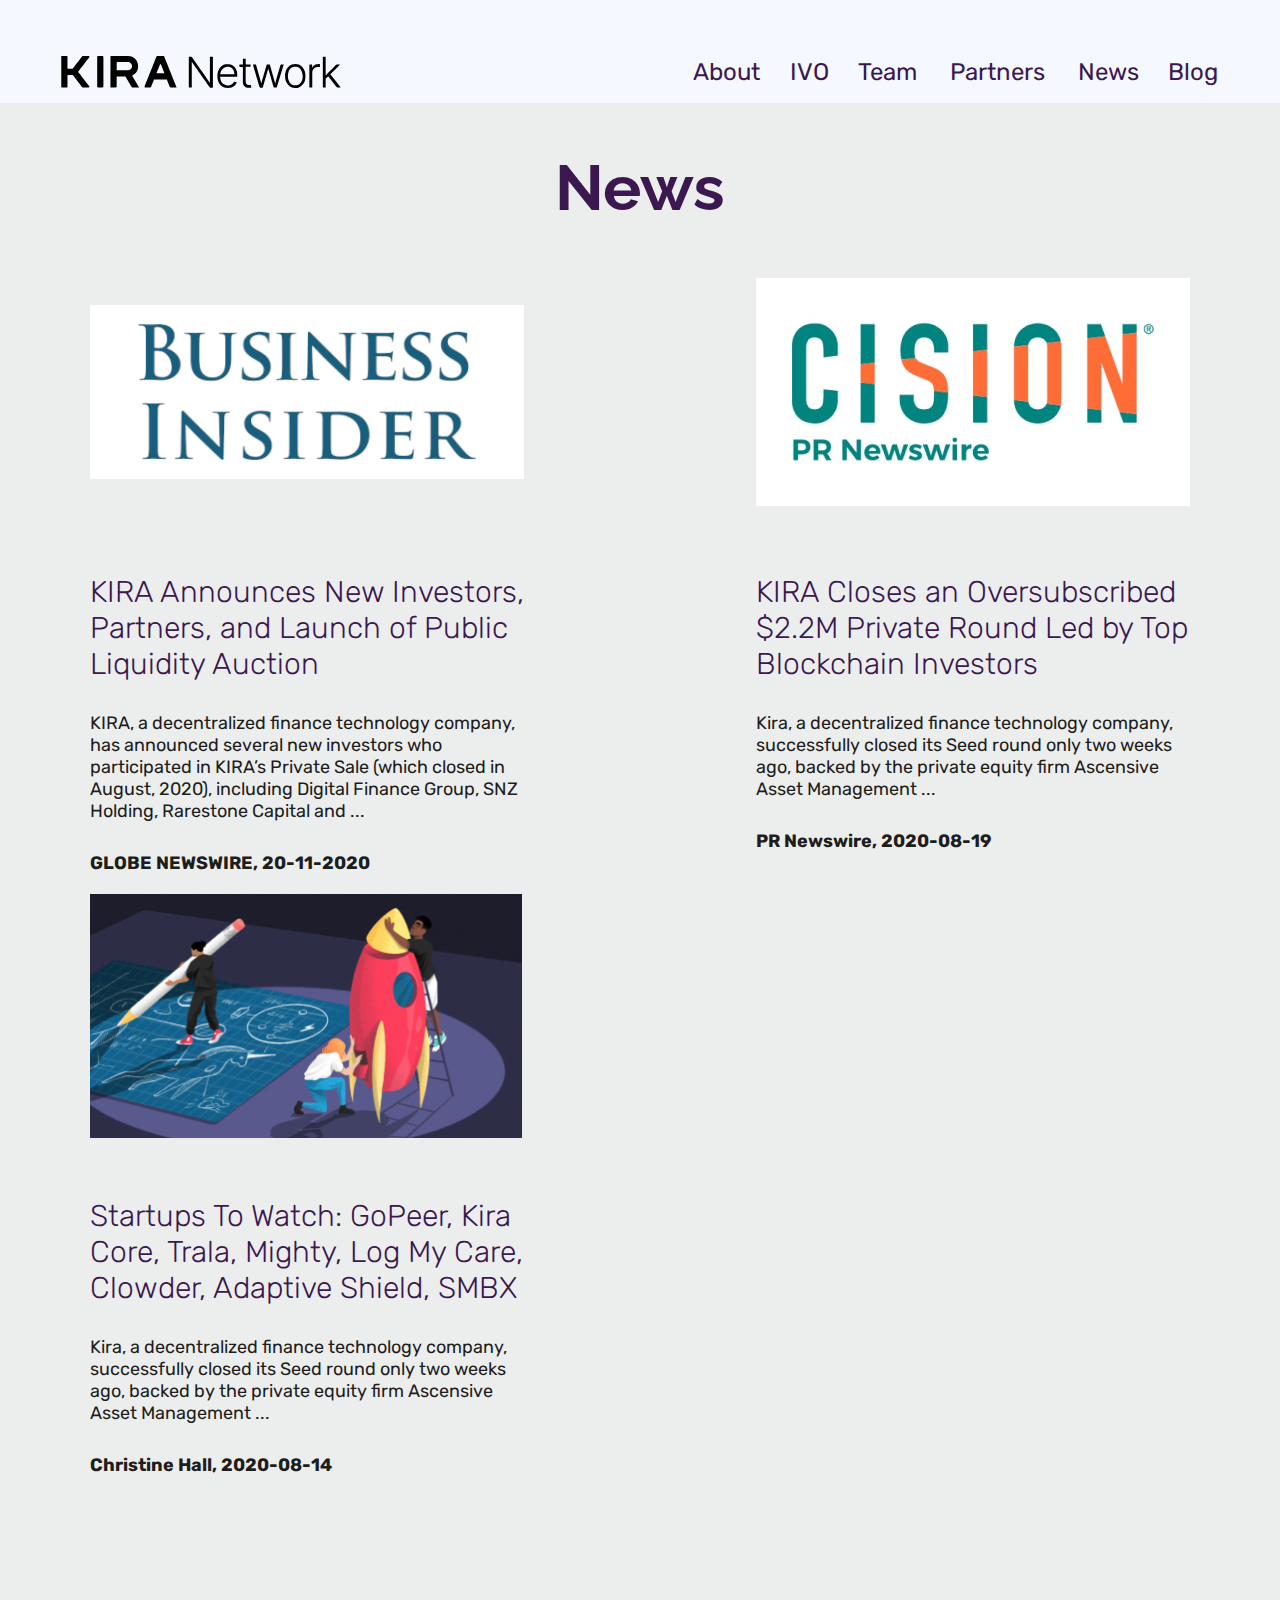
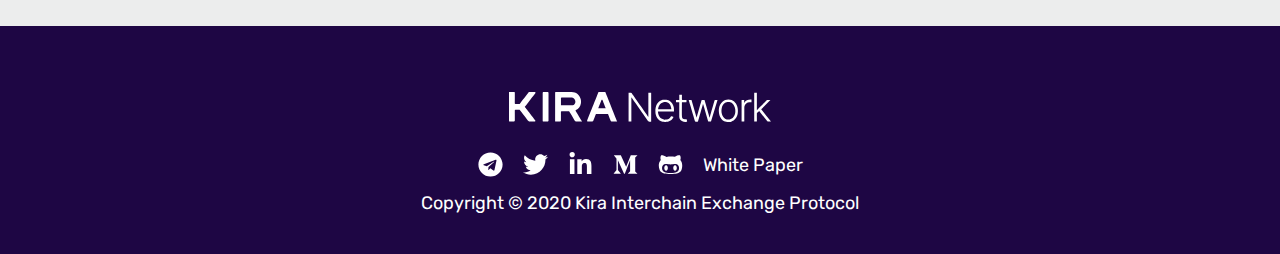
<file: news/index.html>
<!doctype html>
<html lang="en">

<head>
	<meta http-equiv="content-type" content="text/html; charset=UTF-8">
	<meta charset="utf-8">
	<meta http-equiv="X-UA-Compatible" content="IE=edge">
	<meta name="description" content="KIRA Network">
	<meta name="keywords" content="KIRA Network">
	<title>KIRA Network</title>
	<link rel="shortcut icon" href="/static/favicon/favicon.ico">
	<link rel="icon" type="image/png" sizes="16x16" href="/static/favicon/favicon-16x16.png">
	<link rel="icon" type="image/png" sizes="32x32" href="/static/favicon/favicon-32x32.png">
	<link rel="manifest" href="/static/favicon/manifest.json">
	<meta name="mobile-web-app-capable" content="yes">
	<meta name="theme-color" content="#333">
	<meta name="application-name" content="static-html-webpack-boilerplate">
	<link rel="apple-touch-icon" sizes="57x57" href="/static/favicon/apple-touch-icon-57x57.png">
	<link rel="apple-touch-icon" sizes="60x60" href="/static/favicon/apple-touch-icon-60x60.png">
	<link rel="apple-touch-icon" sizes="72x72" href="/static/favicon/apple-touch-icon-72x72.png">
	<link rel="apple-touch-icon" sizes="76x76" href="/static/favicon/apple-touch-icon-76x76.png">
	<link rel="apple-touch-icon" sizes="114x114" href="/static/favicon/apple-touch-icon-114x114.png">
	<link rel="apple-touch-icon" sizes="120x120" href="/static/favicon/apple-touch-icon-120x120.png">
	<link rel="apple-touch-icon" sizes="144x144" href="/static/favicon/apple-touch-icon-144x144.png">
	<link rel="apple-touch-icon" sizes="152x152" href="/static/favicon/apple-touch-icon-152x152.png">
	<link rel="apple-touch-icon" sizes="167x167" href="/static/favicon/apple-touch-icon-167x167.png">
	<link rel="apple-touch-icon" sizes="180x180" href="/static/favicon/apple-touch-icon-180x180.png">
	<link rel="apple-touch-icon" sizes="1024x1024" href="/static/favicon/apple-touch-icon-1024x1024.png">
	<meta name="apple-mobile-web-app-capable" content="yes">
	<meta name="apple-mobile-web-app-status-bar-style" content="black-translucent">
	<meta name="apple-mobile-web-app-title" content="static-html-webpack-boilerplate">
	<link rel="apple-touch-startup-image"
		media="(device-width: 320px) and (device-height: 480px) and (-webkit-device-pixel-ratio: 1)"
		href="/static/favicon/apple-touch-startup-image-320x460.png">
	<link rel="apple-touch-startup-image"
		media="(device-width: 320px) and (device-height: 480px) and (-webkit-device-pixel-ratio: 2)"
		href="/static/favicon/apple-touch-startup-image-640x920.png">
	<link rel="apple-touch-startup-image"
		media="(device-width: 320px) and (device-height: 568px) and (-webkit-device-pixel-ratio: 2)"
		href="/static/favicon/apple-touch-startup-image-640x1096.png">
	<link rel="apple-touch-startup-image"
		media="(device-width: 375px) and (device-height: 667px) and (-webkit-device-pixel-ratio: 2)"
		href="/static/favicon/apple-touch-startup-image-750x1294.png">
	<link rel="apple-touch-startup-image"
		media="(device-width: 414px) and (device-height: 736px) and (orientation: landscape) and (-webkit-device-pixel-ratio: 3)"
		href="/static/favicon/apple-touch-startup-image-1182x2208.png">
	<link rel="apple-touch-startup-image"
		media="(device-width: 414px) and (device-height: 736px) and (orientation: portrait) and (-webkit-device-pixel-ratio: 3)"
		href="/static/favicon/apple-touch-startup-image-1242x2148.png">
	<link rel="apple-touch-startup-image"
		media="(device-width: 768px) and (device-height: 1024px) and (orientation: landscape) and (-webkit-device-pixel-ratio: 1)"
		href="/static/favicon/apple-touch-startup-image-748x1024.png">
	<link rel="apple-touch-startup-image"
		media="(device-width: 768px) and (device-height: 1024px) and (orientation: portrait) and (-webkit-device-pixel-ratio: 1)"
		href="/static/favicon/apple-touch-startup-image-768x1004.png">
	<link rel="apple-touch-startup-image"
		media="(device-width: 768px) and (device-height: 1024px) and (orientation: landscape) and (-webkit-device-pixel-ratio: 2)"
		href="/static/favicon/apple-touch-startup-image-1496x2048.png">
	<link rel="apple-touch-startup-image"
		media="(device-width: 768px) and (device-height: 1024px) and (orientation: portrait) and (-webkit-device-pixel-ratio: 2)"
		href="/static/favicon/apple-touch-startup-image-1536x2008.png">
	<meta name="msapplication-TileColor" content="#fff">
	<meta name="msapplication-TileImage" content="/static/favicon/mstile-144x144.png">
	<meta name="msapplication-config" content="/static/favicon/browserconfig.xml">
	<meta name="viewport" content="width=device-width,initial-scale=1,maximum-scale=1,user-scalable=no">
	<link href="/assets/css/main.100782c45c1b1a54b674.css" rel="stylesheet">
</head>

<body>
	<header class="header">
		<div class="header__inner"><svg class="header__logo">
				<use xlink:href="#logo"></use>
			</svg>
			<div class="header__menu"><a class="header__menu-item" href="#about" title="About">About</a> <a class="header__menu-item"
					href="https://medium.com/kira-core/initial-delegator-offering-ido-b788c83c32d5" title="IVO"
					target="_blank" rel="noreferrer">IVO</a> <a class="header__menu-item" href="#team"
					title="Team">Team</a> <a class="header__menu-item" href="#partners" title="Partners">Partners</a> <a
					class="header__menu-item" href="#news" title="News">News</a> <a class="header__menu-item"
					href="#blog" title="Blog">Blog</a></div><svg data-menubutton="menu" class="header__menubutton">
				<use xlink:href="#menu"></use>
			</svg>
		</div>
	</header>
	<div id="news" class="container" data-theme="grey">
		<div class="container__inner-narrow">
			<h3 class="container__title">News</h3>
			<div class="news-grid">
				<div class="news-card"><a target="_blank" rel="noreferrer"
						href="https://markets.businessinsider.com/news/stocks/kira-announces-new-investors-partners-and-launch-of-public-liquidity-auction-1029824603">
						<div class="news-card__cover"><img src="/static/images/news/business_insider_logo.png"></div>
						<h6 class="news-card__title">KIRA Announces New Investors, Partners, and Launch of Public
							Liquidity Auction</h6>
						<p class="news-card__text">KIRA, a decentralized finance technology company, has announced
							several new investors who participated in KIRA’s Private Sale (which closed in August,
							2020), including Digital Finance Group, SNZ Holding, Rarestone Capital and ...</p>
						<p class="news-card__sorce">GLOBE NEWSWIRE, 20-11-2020</p>
					</a></div>
				<div class="news-card"><a target="_blank" rel="noreferrer"
						href="https://finance.yahoo.com/news/kira-closes-oversubscribed-2-2m-125800767.html">
						<div class="news-card__cover"><img src="/static/images/news/1.png"></div>
						<h6 class="news-card__title">KIRA Closes an Oversubscribed $2.2M Private Round Led by Top
							Blockchain Investors</h6>
						<p class="news-card__text">Kira, a decentralized finance technology company, successfully closed
							its Seed round only two weeks ago, backed by the private equity firm Ascensive Asset
							Management ...</p>
						<p class="news-card__sorce">PR Newswire, 2020-08-19</p>
					</a></div>
				<div class="news-card"><a target="_blank" rel="noreferrer"
						href="https://news.crunchbase.com/news/startups-to-watch-gopeer-kira-core-trala-mighty-log-my-care-clowder-adaptive-shield-smbx/">
						<div class="news-card__cover"><img src="/static/images/news/2.png"></div>
						<h6 class="news-card__title">Startups To Watch: GoPeer, Kira Core, Trala, Mighty, Log My Care,
							Clowder, Adaptive Shield, SMBX</h6>
						<p class="news-card__text">Kira, a decentralized finance technology company, successfully closed
							its Seed round only two weeks ago, backed by the private equity firm Ascensive Asset
							Management ...</p>
						<p class="news-card__sorce">Christine Hall, 2020-08-14</p>
					</a></div>
			</div>
		</div>
	</div>
	<footer class="footer">
		<div class="footer__inner"><svg class="footer__logo">
				<use xlink:href="#logo"></use>
			</svg>
			<div class="footer__social"><a class="footer__icon" href="https://t.me/kirainterex" target="_blank"
					rel="noreferrer"><svg>
						<use xlink:href="#telegram"></use>
					</svg> </a><a class="footer__icon" href="https://twitter.com/kira_core" target="_blank"
					rel="noreferrer"><svg>
						<use xlink:href="#twitter"></use>
					</svg> </a><a class="footer__icon" href="https://www.linkedin.com/company/kiracore" target="_blank"
					rel="noreferrer"><svg>
						<use xlink:href="#linkedin-in"></use>
					</svg> </a><a class="footer__icon" href="https://medium.com/kira-core" target="_blank"
					rel="noreferrer"><svg>
						<use xlink:href="#medium-m"></use>
					</svg> </a><a class="footer__icon" href="https://github.com/KiraCore" target="_blank"
					rel="noreferrer"><svg>
						<use xlink:href="#github-alt"></use>
					</svg> </a><a class="footer__icon" href="/static/downloads/KIRA_Network_-_Whitepaper_2.0.pdf"
					target="_blank" rel="noreferrer">White Paper</a></div>
			<p class="footer__copyright">Copyright &copy; 2020 Kira Interchain Exchange Protocol</p>
		</div>
	</footer>
	<div data-menu data-modal="fs-menu" class="fs-menu">
		<div class="fs-menu__inner"><svg class="fs-menu__close">
				<use xlink:href="#close"></use>
			</svg> <a class="fs-menu__item" href="#about">About</a> <a
				class="fs-menu__item"
				href="https://medium.com/kira-core/initial-delegator-offering-ido-b788c83c32d5">IVO</a> <a
				class="fs-menu__item" href="#team">Team</a> <a class="fs-menu__item" href="#partners">Partners</a> <a
				class="fs-menu__item" href="#news">News</a> <a class="fs-menu__item" href="#blog">Blog</a></div>
	</div>
	<div class="overlay overlay--hidden"></div>
	<div class="svg-assets"><svg xmlns="http://www.w3.org/2000/svg" style="width:100%;">
			<symbol id="vk" viewBox="0 0 576 512">
				<title id="vk-title">VK</title>
				<path
					d="M545 117.7c3.7-12.5 0-21.7-17.8-21.7h-58.9c-15 0-21.9 7.9-25.6 16.7 0 0-30 73.1-72.4 120.5-13.7 13.7-20 18.1-27.5 18.1-3.7 0-9.4-4.4-9.4-16.9V117.7c0-15-4.2-21.7-16.6-21.7h-92.6c-9.4 0-15 7-15 13.5 0 14.2 21.2 17.5 23.4 57.5v86.8c0 19-3.4 22.5-10.9 22.5-20 0-68.6-73.4-97.4-157.4-5.8-16.3-11.5-22.9-26.6-22.9H38.8c-16.8 0-20.2 7.9-20.2 16.7 0 15.6 20 93.1 93.1 195.5C160.4 378.1 229 416 291.4 416c37.5 0 42.1-8.4 42.1-22.9 0-66.8-3.4-73.1 15.4-73.1 8.7 0 23.7 4.4 58.7 38.1 40 40 46.6 57.9 69 57.9h58.9c16.8 0 25.3-8.4 20.4-25-11.2-34.9-86.9-106.7-90.3-111.5-8.7-11.2-6.2-16.2 0-26.2.1-.1 72-101.3 79.4-135.6z">
				</path>
			</symbol>
			<symbol id="instagram" viewBox="0 0 448 512">
				<title id="instagram-title">Instagram</title>
				<path
					d="M224.1 141c-63.6 0-114.9 51.3-114.9 114.9s51.3 114.9 114.9 114.9S339 319.5 339 255.9 287.7 141 224.1 141zm0 189.6c-41.1 0-74.7-33.5-74.7-74.7s33.5-74.7 74.7-74.7 74.7 33.5 74.7 74.7-33.6 74.7-74.7 74.7zm146.4-194.3c0 14.9-12 26.8-26.8 26.8-14.9 0-26.8-12-26.8-26.8s12-26.8 26.8-26.8 26.8 12 26.8 26.8zm76.1 27.2c-1.7-35.9-9.9-67.7-36.2-93.9-26.2-26.2-58-34.4-93.9-36.2-37-2.1-147.9-2.1-184.9 0-35.8 1.7-67.6 9.9-93.9 36.1s-34.4 58-36.2 93.9c-2.1 37-2.1 147.9 0 184.9 1.7 35.9 9.9 67.7 36.2 93.9s58 34.4 93.9 36.2c37 2.1 147.9 2.1 184.9 0 35.9-1.7 67.7-9.9 93.9-36.2 26.2-26.2 34.4-58 36.2-93.9 2.1-37 2.1-147.8 0-184.8zM398.8 388c-7.8 19.6-22.9 34.7-42.6 42.6-29.5 11.7-99.5 9-132.1 9s-102.7 2.6-132.1-9c-19.6-7.8-34.7-22.9-42.6-42.6-11.7-29.5-9-99.5-9-132.1s-2.6-102.7 9-132.1c7.8-19.6 22.9-34.7 42.6-42.6 29.5-11.7 99.5-9 132.1-9s102.7-2.6 132.1 9c19.6 7.8 34.7 22.9 42.6 42.6 11.7 29.5 9 99.5 9 132.1s2.7 102.7-9 132.1z">
				</path>
			</symbol>
			<symbol id="facebook-f" viewBox="0 0 264 512">
				<title id="facebook-f-title">Facebook F</title>
				<path
					d="M76.7 512V283H0v-91h76.7v-71.7C76.7 42.4 124.3 0 193.8 0c33.3 0 61.9 2.5 70.2 3.6V85h-48.2c-37.8 0-45.1 18-45.1 44.3V192H256l-11.7 91h-73.6v229">
				</path>
			</symbol>
			<symbol id="twitter" viewBox="0 0 512 512">
				<title id="twitter-title">Twitter</title>
				<path
					d="M459.37 151.716c.325 4.548.325 9.097.325 13.645 0 138.72-105.583 298.558-298.558 298.558-59.452 0-114.68-17.219-161.137-47.106 8.447.974 16.568 1.299 25.34 1.299 49.055 0 94.213-16.568 130.274-44.832-46.132-.975-84.792-31.188-98.112-72.772 6.498.974 12.995 1.624 19.818 1.624 9.421 0 18.843-1.3 27.614-3.573-48.081-9.747-84.143-51.98-84.143-102.985v-1.299c13.969 7.797 30.214 12.67 47.431 13.319-28.264-18.843-46.781-51.005-46.781-87.391 0-19.492 5.197-37.36 14.294-52.954 51.655 63.675 129.3 105.258 216.365 109.807-1.624-7.797-2.599-15.918-2.599-24.04 0-57.828 46.782-104.934 104.934-104.934 30.213 0 57.502 12.67 76.67 33.137 23.715-4.548 46.456-13.32 66.599-25.34-7.798 24.366-24.366 44.833-46.132 57.827 21.117-2.273 41.584-8.122 60.426-16.243-14.292 20.791-32.161 39.308-52.628 54.253z">
				</path>
			</symbol>
			<symbol id="vk" viewBox="0 0 576 512">
				<title id="vk-title">VK</title>
				<path
					d="M545 117.7c3.7-12.5 0-21.7-17.8-21.7h-58.9c-15 0-21.9 7.9-25.6 16.7 0 0-30 73.1-72.4 120.5-13.7 13.7-20 18.1-27.5 18.1-3.7 0-9.4-4.4-9.4-16.9V117.7c0-15-4.2-21.7-16.6-21.7h-92.6c-9.4 0-15 7-15 13.5 0 14.2 21.2 17.5 23.4 57.5v86.8c0 19-3.4 22.5-10.9 22.5-20 0-68.6-73.4-97.4-157.4-5.8-16.3-11.5-22.9-26.6-22.9H38.8c-16.8 0-20.2 7.9-20.2 16.7 0 15.6 20 93.1 93.1 195.5C160.4 378.1 229 416 291.4 416c37.5 0 42.1-8.4 42.1-22.9 0-66.8-3.4-73.1 15.4-73.1 8.7 0 23.7 4.4 58.7 38.1 40 40 46.6 57.9 69 57.9h58.9c16.8 0 25.3-8.4 20.4-25-11.2-34.9-86.9-106.7-90.3-111.5-8.7-11.2-6.2-16.2 0-26.2.1-.1 72-101.3 79.4-135.6z">
				</path>
			</symbol>
			<symbol id="youtube" viewBox="0 0 576 512">
				<path
					d="M549.655 124.083c-6.281-23.65-24.787-42.276-48.284-48.597C458.781 64 288 64 288 64S117.22 64 74.629 75.486c-23.497 6.322-42.003 24.947-48.284 48.597-11.412 42.867-11.412 132.305-11.412 132.305s0 89.438 11.412 132.305c6.281 23.65 24.787 41.5 48.284 47.821C117.22 448 288 448 288 448s170.78 0 213.371-11.486c23.497-6.321 42.003-24.171 48.284-47.821 11.412-42.867 11.412-132.305 11.412-132.305s0-89.438-11.412-132.305zm-317.51 213.508V175.185l142.739 81.205-142.739 81.201z">
				</path>
			</symbol>
			<symbol id="whatsapp" viewBox="0 0 448 512">
				<path
					d="M380.9 97.1C339 55.1 283.2 32 223.9 32c-122.4 0-222 99.6-222 222 0 39.1 10.2 77.3 29.6 111L0 480l117.7-30.9c32.4 17.7 68.9 27 106.1 27h.1c122.3 0 224.1-99.6 224.1-222 0-59.3-25.2-115-67.1-157zm-157 341.6c-33.2 0-65.7-8.9-94-25.7l-6.7-4-69.8 18.3L72 359.2l-4.4-7c-18.5-29.4-28.2-63.3-28.2-98.2 0-101.7 82.8-184.5 184.6-184.5 49.3 0 95.6 19.2 130.4 54.1 34.8 34.9 56.2 81.2 56.1 130.5 0 101.8-84.9 184.6-186.6 184.6zm101.2-138.2c-5.5-2.8-32.8-16.2-37.9-18-5.1-1.9-8.8-2.8-12.5 2.8-3.7 5.6-14.3 18-17.6 21.8-3.2 3.7-6.5 4.2-12 1.4-32.6-16.3-54-29.1-75.5-66-5.7-9.8 5.7-9.1 16.3-30.3 1.8-3.7.9-6.9-.5-9.7-1.4-2.8-12.5-30.1-17.1-41.2-4.5-10.8-9.1-9.3-12.5-9.5-3.2-.2-6.9-.2-10.6-.2-3.7 0-9.7 1.4-14.8 6.9-5.1 5.6-19.4 19-19.4 46.3 0 27.3 19.9 53.7 22.6 57.4 2.8 3.7 39.1 59.7 94.8 83.8 35.2 15.2 49 16.5 66.6 13.9 10.7-1.6 32.8-13.4 37.4-26.4 4.6-13 4.6-24.1 3.2-26.4-1.3-2.5-5-3.9-10.5-6.6z">
				</path>
			</symbol>
			<symbol id="telegram" viewBox="0 0 496 512">
				<path
					d="M248 8C111 8 0 119 0 256s111 248 248 248 248-111 248-248S385 8 248 8zm121.8 169.9l-40.7 191.8c-3 13.6-11.1 16.9-22.4 10.5l-62-45.7-29.9 28.8c-3.3 3.3-6.1 6.1-12.5 6.1l4.4-63.1 114.9-103.8c5-4.4-1.1-6.9-7.7-2.5l-142 89.4-61.2-19.1c-13.3-4.2-13.6-13.3 2.8-19.7l239.1-92.2c11.1-4 20.8 2.7 17.2 19.5z">
				</path>
			</symbol>
			<symbol id="medium-m" viewBox="0 0 512 512">
				<path
					d="M71.5 142.3c.6-5.9-1.7-11.8-6.1-15.8L20.3 72.1V64h140.2l108.4 237.7L364.2 64h133.7v8.1l-38.6 37c-3.3 2.5-5 6.7-4.3 10.8v272c-.7 4.1 1 8.3 4.3 10.8l37.7 37v8.1H307.3v-8.1l39.1-37.9c3.8-3.8 3.8-5 3.8-10.8V171.2L241.5 447.1h-14.7L100.4 171.2v184.9c-1.1 7.8 1.5 15.6 7 21.2l50.8 61.6v8.1h-144v-8L65 377.3c5.4-5.6 7.9-13.5 6.5-21.2V142.3z">
				</path>
			</symbol>
			<symbol id="github-alt" viewBox="0 0 480 512">
				<path
					d="M186.1 328.7c0 20.9-10.9 55.1-36.7 55.1s-36.7-34.2-36.7-55.1 10.9-55.1 36.7-55.1 36.7 34.2 36.7 55.1zM480 278.2c0 31.9-3.2 65.7-17.5 95-37.9 76.6-142.1 74.8-216.7 74.8-75.8 0-186.2 2.7-225.6-74.8-14.6-29-20.2-63.1-20.2-95 0-41.9 13.9-81.5 41.5-113.6-5.2-15.8-7.7-32.4-7.7-48.8 0-21.5 4.9-32.3 14.6-51.8 45.3 0 74.3 9 108.8 36 29-6.9 58.8-10 88.7-10 27 0 54.2 2.9 80.4 9.2 34-26.7 63-35.2 107.8-35.2 9.8 19.5 14.6 30.3 14.6 51.8 0 16.4-2.6 32.7-7.7 48.2 27.5 32.4 39 72.3 39 114.2zm-64.3 50.5c0-43.9-26.7-82.6-73.5-82.6-18.9 0-37 3.4-56 6-14.9 2.3-29.8 3.2-45.1 3.2-15.2 0-30.1-.9-45.1-3.2-18.7-2.6-37-6-56-6-46.8 0-73.5 38.7-73.5 82.6 0 87.8 80.4 101.3 150.4 101.3h48.2c70.3 0 150.6-13.4 150.6-101.3zm-82.6-55.1c-25.8 0-36.7 34.2-36.7 55.1s10.9 55.1 36.7 55.1 36.7-34.2 36.7-55.1-10.9-55.1-36.7-55.1z">
				</path>
			</symbol>
			<symbol id="linkedin-in" viewBox="0 0 448 512">
				<path
					d="M100.28 448H7.4V148.9h92.88zM53.79 108.1C24.09 108.1 0 83.5 0 53.8a53.79 53.79 0 0 1 107.58 0c0 29.7-24.1 54.3-53.79 54.3zM447.9 448h-92.68V302.4c0-34.7-.7-79.2-48.29-79.2-48.29 0-55.69 37.7-55.69 76.7V448h-92.78V148.9h89.08v40.8h1.3c12.4-23.5 42.69-48.3 87.88-48.3 94 0 111.28 61.9 111.28 142.3V448z">
				</path>
			</symbol>
			<symbol id="menu" viewBox="0 0 28 21">
				<title id="menu-title">Menu</title>
				<rect width="28" height="3" rx="1.5" />
				<rect y="9" width="28" height="3" rx="1.5" />
				<rect y="18" width="28" height="3" rx="1.5" />
			</symbol>
			<symbol id="close" viewBox="0 0 20 20">
				<title id="close-title">close</title>
				<path fill-rule="evenodd" clip-rule="evenodd"
					d="M19.9166 2.06634L17.9333 0.0830078L9.99992 8.01634L2.06659 0.0830078L0.083252 2.06634L8.01659 9.99967L0.083252 17.933L2.06659 19.9163L9.99992 11.983L17.9333 19.9163L19.9166 17.933L11.9833 9.99967L19.9166 2.06634Z" />
			</symbol>
			<symbol id="logo" viewBox="0 0 2061.8 236.1">
				<path d="M496.1,0c5.1,0.7,10,1.5,10.6,1.6c15.6,0.9,27.8,9.2,38.3,19.4c8.2,8,13.5,18.4,17.6,29.4c4.7,12.6,4.8,25.5,3.4,38.1
		c-1.3,11.9-6.4,22.8-13.6,32.8c-6.7,9.3-15.3,15.7-25.3,20.7c-3,1.5-4.6,3.7-2.3,7.4c9.9,16.5,42.5,70.6,48.9,81
		c0.3,0.5,0.5,1.1,1,2.2c-1.7,0.1-2.9,0.2-4.2,0.2c-14.5,0-29-0.2-43.5,0.1c-3.5,0.1-5.9-1.2-7.5-3.8c-8.7-14.5-38.6-64.9-45.3-75.3
		c-1-1.6-3.8-2.8-5.8-2.8c-18.2-0.2-36.3,0-54.5-0.2c-4.3,0-5.3,1.6-5.3,5.6c0.2,21.8,0.1,43.6,0.1,65.5c0,7.9-3,10.9-11,10.9
		c-10.3,0-20.7-0.1-31,0.1c-3.1,0-3.9-0.9-3.9-4c0.1-73.8,0.1-147.6,0.2-221.4c0-2.5,1.1-5.1,1.7-7.6C411.6,0,449.5,0,496.1,0z
		 M408.9,105c2,0,3.6,0,5.2,0c26,0,51.9-0.2,77.9,0.1c13.2,0.1,22.2-5.7,27.8-17.5c4.9-10.2,2.3-24.4-5.3-32.6
		c-7.4-8.1-17.1-10.5-27-10.8c-22.3-0.6-44.6-0.1-66.9-0.2c-12.5-0.1-11.8,0.7-11.7,11.7C409,72,408.9,88.2,408.9,105z" />
				<path d="M206,0c3.5,3.7,3.5,7,0,11c-5.9,6.8-70.5,90.9-78.1,100.8c-1.1,1.4-2.5,2.7-4.2,4.5c2.5,3.4,76.3,98,82.6,106.6
		c1.1,1.5,1.2,4.7,0.4,6.5c-0.7,1.6-3.2,3.4-4.9,3.4c-14.3,0.3-28.7,0.3-43-0.1c-2,0-4.5-2.1-5.9-3.8c-6.3-7.8-58.8-76.6-66.5-86
		c-1.3-1.6-4.1-2.7-6.3-2.8c-9.8-0.3-19.7,0-29.5-0.2c-4-0.1-5.1,1.4-5,5.3c0.2,26.7,0.3,53.3,0.3,80c0,4.9-3,7.7-8,7.7
		c-9.5,0-19-0.2-28.5,0.1c-3.6,0.1-6.8-0.3-9.4-3C0,153.3,0,76.7,0,0c14.4,0,28.7,0,43,0c0.9,2,2.7,3.9,2.7,5.9
		c0.1,27.6,0.1,55.3-0.2,82.9c0,4.2,1.3,5.6,5.4,5.5c9.5-0.2,19-0.3,28.5,0c3.7,0.1,5.6-1.3,7.7-4.2c5.4-7.4,64.8-84.3,68.9-90
		C172.6,0,189.3,0,206,0z" />
				<path d="M757.9,0h-53c-1.6,3.1-3.3,6.1-4.6,9.3c-4.4,11.2-80.1,202.5-85.1,215.6c-1.7,4.5,0.9,8,5.7,8c11.7,0.1,23.3,0.3,35-0.1
		c2.1,0,4.7-1.9,6.1-3.7c1.7-2.2,2.5-5.3,3.6-8c1.8-4.6,9.4-23.8,18.6-47.3h94.9c9.8,25.1,17.8,45.6,19.1,49.4
		c2.5,7.1,5.7,9.7,13.3,9.7h40C848.7,226,760.9,6.1,757.9,0z M702.3,127.9c12.9-32.6,24.5-61.7,25.9-64.7c0.5-1.2,2.5-2.2,3.8-2.2
		c1.2,0,3,1.2,3.5,2.4c1,2.2,12.6,31.5,25.6,64.5H702.3z" />
				<path d="M308,0c2.4,3.9,3,8.1,3,12.7c-0.1,70.4-0.1,140.9-0.1,211.3c0,6-2.8,8.8-8.7,8.8c-10,0-20,0-30,0c-5,0-7.2-2.2-7.2-7.2
		c0-72.9,0-145.9,0.1-218.8c0-2.3,1.1-4.9,2.8-6.9C281.3,0,294.6,0,308,0z" />
				<path d="M1209.8,234.2c-9.3-1.3-17.2-5.6-24.8-10.7c-15.9-10.8-24.4-26.7-29.6-44.5c-2-7-2.8-14.4-3.2-21.7
		c-0.7-12.6-0.6-25.2,2.7-37.5c4.7-17.2,12.6-32.5,26.6-44.2c8.2-6.8,17.3-12.2,27.5-14c9.5-1.7,19.6-1.1,29.4-0.6
		c11.9,0.7,21.9,6.1,31.4,13.2c12.1,9,19.4,21.1,24.1,35c3,8.9,5,18,4.4,27.6c0.1,5-0.1,11.2-0.1,16.8c-42.4,0-82.9,0-126,0
		c0.4,7.1,1.6,13.5,2.9,19.8c3.2,15.1,11.7,27.3,24.5,35.5c5.6,3.6,12.7,5,19.3,6.9c3.6,1.1,7.5,1.8,11.2,1.6
		c19.1-0.6,34.6-7.7,43.9-25.4c0.6-1.1,3-2,4.2-1.7c4.6,1.1,9.1,2.7,13.6,4.2c2.9,0.9,3.2,2.2,1.9,5.2
		c-7.9,17.6-20.8,27.3-38.4,33.3c-3.3,1.1-8.1,1.7-11.6,2C1238.4,235.5,1215.4,235.4,1209.8,234.2z M1173,135.4c35,0,69.6,0,104.9,0
		c0-1.8-3.4-20.5-6.6-27.6c-5.7-12.6-15.1-21.8-28.7-26.2c-9.1-2.9-18-3.2-27.3-1.2c-13.5,2.9-23.2,10.7-30.7,21.6
		C1177.8,111.8,1174.2,122.8,1173,135.4z" />
				<path d="M1708.8,234.3c-22.3-4.4-37.1-18.3-46.8-37.9c-3.7-7.4-5.7-13.6-7.7-22c-2.5-10.6-4.5-30.9-2-45.3
		c3.4-20.3,11.5-38.7,27.7-52.7c13.4-11.5,28.6-16.3,46.1-16.7c35.9-0.9,61.9,24.9,71,55.5c4.6,15.3,4.7,30.8,3.7,46.2
		c-1.1,17.4-7.1,33.5-17.9,47.8c-9,11.9-20.4,19.4-34.1,24.2c-2.9,1-6,1.3-9,2C1734.1,236.7,1715.8,236,1708.8,234.3z M1780.3,136.6
		c-1.5-10.1-4.1-18.3-7.9-26.6c-6.2-13.6-15.5-24.1-30.4-28.7c-10-3.1-20-3.6-30-0.5c-4.8,1.5-9.7,3.5-13.7,6.3
		c-13.6,9.5-20.7,23.8-23.9,39.3c-3.5,16.9-3.7,34.2,2.3,51.1c4.7,13.3,11.1,25.4,23.5,32.6c11,6.4,23.7,7.2,36,6
		c12.8-2.7,22.4-9.1,30.1-19.2C1786.2,172.1,1780.4,140.6,1780.3,136.6z" />
				<path d="M962.9,42.1c0,64.2,0,127.2,0,190.5c-7.4,0-14.5,0-21.9,0c0-75.5,0-150.8,0-227.1c6.6,0,13.2-0.2,19.8,0.1
		c1.3,0.1,2.9,1.6,3.7,2.8c9.8,13.7,114.5,163,130.7,186.2c0.1,0.2,0.6,0.1,1.4,0.3c0-62.9,0-125.7,0-188.9c7.6,0,14.6,0,22,0
		c0.1,1.6,0.2,3.2,0.2,4.9c0,72.1,0,144.3,0,216.4c0,6.6,0,6.6-6.7,6.4c-1.3,0-2.7-0.3-4,0c-8.3,1.7-12.8-2.4-17.2-9
		C1078.4,206.1,971,53.7,962.9,42.1z" />
				<path d="M1589.6,232.9c-6.5,0-12.5,0.2-18.5-0.1c-1.5-0.1-3.7-1.7-4.1-3c-6.3-21.5-31.1-107.7-37.5-129.2c-0.6-2.2-1.3-4.3-3-6.2
		c-3.7,13.5-34.8,122.8-38.8,136.6c-0.4,1.2-2.4,2.7-3.8,2.8c-5,0.3-10,0.4-15-0.1c-1.8-0.2-4.3-2.1-4.8-3.7
		c-7.5-24.1-45.4-151.1-48.8-162.6c-0.4-1.5-1-3.1-1.2-4.9c7.4,0,14.8,0,22.2,0c13.2,46.2,26.4,92.7,40,140.3
		c2.1-7.3,33.9-119.6,39.4-137.5c0.4-1.3,2.7-2.8,4.2-2.8c5.9-0.3,11.9-0.1,18.9-0.1c13.1,46.3,26.2,92.7,39.7,140.6
		c1.3-5,2.4-8.9,3.5-12.8c3.7-13,31.5-110.3,35.9-124.9c0.4-1.3,2.4-2.8,3.8-2.9c6.3-0.3,12.5-0.1,19.4-0.1
		C1623.9,119.2,1606.8,175.9,1589.6,232.9z" />
				<path d="M1929.8,5.7c6.3,0,13.2,0,20.8,0c0,45.5,0,90.8,0,137.1c1.9-1.5,2.9-2.2,3.8-3.1c13.2-13.2,62.1-63,73.7-74.5
		c1.5-1.5,4.2-2.3,6.4-2.4c7.4-0.3,14.7-0.1,22.7-0.1c-24,24.1-48.2,48.4-72.5,72.7c25.8,32.6,51.5,65.1,77.1,97.5
		c-8.5,0-16.7,0.4-24.8-0.3c-2.5-0.2-5.3-3.1-7.1-5.4c-13.8-17.3-53.8-68.9-60.7-78c-6.1,5.7-12,11.1-17.8,16.8
		c-0.8,0.8-0.7,2.8-0.7,4.2c0,19.3-0.1,38.6,0.1,58c0,3.6-0.8,5.1-4.7,4.9c-5.1-0.3-10.3-0.1-16.3-0.1
		C1929.8,157,1929.8,81.4,1929.8,5.7z" />
				<path
					d="M1396.8,62.7c0,5,0.2,10.1-0.2,15.2c-0.1,1-1.8,2.3-3.9,2.3c-10,0-20.1,0-30.1-0.1c-1.4,0-1.7,0.2-1.7,0.4
		c-0.1,1.3-0.6,74.8,0,110.2c0.3,13.8,6.2,23.5,23.6,24c4,0.1,8-0.5,13.2-0.9c1.3,5,3,11,4.3,17c0.2,0.8-2,2.8-3.2,2.9
		c-8.2,1.2-16.3,2.3-24.9,0.6c-9.9-2-17.9-6.5-24.5-13.6c-6-6.5-9.4-14.4-9.4-23.3c-0.1-37.3-0.1-115.2-0.1-116.9
		c-7,0-13.6-0.1-20.1,0c-3.9,0.1-5.4,0.3-5.7-4c-0.3-3.4-0.3-7.5,0-10.9c0.2-3.2,0.9-3.7,3.8-3.6c7.4,0,14.5,0.1,22.1,0.1
		c0-14,0-27.5,0-41.3c7,0,13.7,0,20.8,0c0,12.4,0.2,24.7-0.1,36.9c-0.1,3.6,1,4.7,4.4,4.7C1375.3,62.7,1385.6,62.7,1396.8,62.7z" />
				<path d="M1850.8,87c12.3-24.2,33.4-28.6,57.6-27.1c0,6.3,0,13,0,20.7c-4.7,0-9.8,0.1-14.8,0c-19.3-0.7-36.6,13.9-40.5,30.9
		c-1.2,5.3-1.2,10.9-1.2,16.3c-0.1,32.2-0.1,64.3,0,96.5c0,8.6,0,8.6-8.9,8.6c-4,0-8,0-12.5,0c0-2.5,0-4.7,0-6.9
		c0-53.3,0-106.6-0.2-159.9c0-3.1,0.6-4.2,3.8-4.1c4.3,0.2,8.7,0.2,13,0c3.1-0.2,4.1,1,4,4c-0.2,5.5-0.2,11-0.3,16.5
		C1850.8,84,1850.8,85.5,1850.8,87z" />
			</symbol>
			<symbol id="logo-abstract" viewBox="0 0 305.5 314.9">
				<path d="M305.4,107.3c0,13-0.1,26,0,39c0.1,9-3.6,15.4-11.5,19.9c-29.3,16.7-58.4,33.7-87.6,50.5c-14.6,8.4-29.2,0.1-29.3-16.9
		c-0.1-19.7,0.1-39.3-0.1-59c-0.1-11.1,7.1-16.3,15.4-21.1c24.9-14.2,49.9-28.4,74.6-43c11.2-6.6,7.9-17.4,0.2-21.4
		c-2.9-1.5-5.8-3.3-8.7-4.9c-5.9-3.5-7.5-7.6-5.1-12.6c1.9-4,8.9-6.6,13.4-4.2c10.9,5.8,21.8,11.8,32.3,18.3
		c5.1,3.2,6.5,8.9,6.5,14.8C305.5,80.3,305.5,93.8,305.4,107.3C305.5,107.3,305.5,107.3,305.4,107.3z" />
				<path d="M146.8,227.9c0,15.3,0.1,30.6-0.1,46c-0.1,5.3,2.2,8.8,6.5,11.3c4.2,2.5,8.1,1.9,12.2-0.8c3.5-2.4,7.5-4,11.1-6.2
		c3.4-2,6.8-1.1,8.9,1.3c1.8,2.1,3.5,5.8,2.8,8.1c-1.1,3.5-3.6,7.3-6.6,9.3c-8.3,5.5-17.2,10.1-25.7,15.2c-6.7,3.9-13,3.8-19.7-0.1
		c-23.2-13.6-46.5-27-69.9-40.4c-6.9-4-10.2-9.9-10.3-17.5c-0.1-34.6-0.2-69.3,0-103.9c0.1-15.4,14.1-23.9,27.6-16.6
		c18.3,10.1,36.2,20.7,54.3,31.1c6.5,3.7,8.9,9.6,8.9,16.8C146.8,196.9,146.8,212.4,146.8,227.9z" />
				<path d="M0.1,74.6c0-4.3,0.3-8.7-0.1-13c-0.8-9.8,4.7-15.9,12.3-20.3c16.4-9.5,33-18.6,49.5-27.9c5.8-3.3,11.7-6.7,17.4-10.2
		c8.5-5.3,16.4-3.6,24.5,1.1c19,11.2,38.1,22.1,57.2,33.2c10.8,6.2,21.5,12.6,32.3,18.7c8.6,4.8,10.1,23.7-1.8,30.3
		c-8.3,4.6-16.4,9.4-24.6,14.2c-9.6,5.6-19.3,11.1-28.9,16.7c-6.8,4-13.5,3.8-20.3-0.1c-25.9-15-51.7-30-77.8-44.8
		c-3.1-1.8-7.2-3.3-10.6-3c-6.4,0.7-9.9,5.8-10,12.3c-0.1,3.8,0,7.7,0.1,11.5c0,4.7-2.1,8.1-6.8,9.2c-4.5,1-7.9-1.4-9.9-5.1
		c-1.4-2.5-2-5.6-2.2-8.5C-0.1,84.3,0.2,79.4,0.1,74.6C0.2,74.6,0.1,74.6,0.1,74.6z" />
			</symbol>
			<symbol id="arrow" viewBox="0 0 58.5 22.1">
				<title id="arrow-title">arrow</title>
				<path d="M58.1,12.1l-9.5,9.5c-0.6,0.6-1.5,0.6-2.1,0c-0.6-0.6-0.6-1.5,0-2.1l7-7H0v-3h53.4l-7-7c-0.6-0.6-0.6-1.5,0-2.1
	c0.6-0.6,1.5-0.6,2.1,0l9.5,9.5C58.7,10.6,58.7,11.5,58.1,12.1z" />
			</symbol>
			<symbol id="chevron" viewBox="0 0 32.1 18.2">
				<title id="chevron-title">chevron</title>
				<polygon points="16,0 32.1,16.1 30,18.2 16,4.3 2.1,18.2 0,16.1 " />
			</symbol>
			<symbol id="caret" viewBox="0 0 16.7 9.1">
				<title id="caret-title">caret</title>
				<polygon points="8.4,9.1 0,0.7 0.7,0 8.4,7.6 16,0 16.7,0.7 " />
			</symbol>
			<symbol id="circle" viewBox="0 0 40 40">
				<title id="circle-title">circle</title>
				<circle cx="20" cy="20" r="19.5" />
			</symbol>
			<symbol id="money" viewBox="0 0 96 94">
				<path
					d="M91.0265 9.4668H4.89183C3.45305 9.4668 2.39795 10.6143 2.39795 11.9531V83.5767C2.39795 85.011 3.54897 86.0629 4.89183 86.0629H90.9306C92.3694 86.0629 93.4245 84.9154 93.4245 83.5767V11.9531C93.5204 10.6143 92.3694 9.4668 91.0265 9.4668ZM12.0857 38.537C12.0857 36.1463 14.0041 34.2338 16.402 34.2338C18.8 34.2338 20.7184 36.1463 20.7184 38.537C20.7184 40.9276 18.8 42.8401 16.402 42.8401C14.0041 42.8401 12.0857 40.9276 12.0857 38.537ZM66.1837 38.537C66.1837 50.3946 58.0306 60.0528 47.9592 60.0528C37.8877 60.0528 29.7347 50.3946 29.7347 38.537C29.7347 26.6794 37.8877 17.0212 47.9592 17.0212C58.0306 17.0212 66.1837 26.5838 66.1837 38.537ZM75.2 38.537C75.2 36.1463 77.1184 34.2338 79.5163 34.2338C81.9143 34.2338 83.8326 36.1463 83.8326 38.537C83.8326 40.9276 81.9143 42.8401 79.5163 42.8401C77.1184 42.8401 75.2 40.9276 75.2 38.537ZM7.48162 67.5116H88.5326V71.7191H7.48162V67.5116ZM7.48162 81.0904V76.7872H88.5326V81.0904H7.48162Z" />
				<path
					d="M45.7531 23.3329V26.7755C42.2041 27.0623 39.3265 30.0267 39.3265 33.7561C39.3265 37.5812 42.4918 40.7368 46.3286 40.7368H49.6857C51.1245 40.7368 52.1796 41.8843 52.1796 43.2231C52.1796 44.6574 51.0286 45.7093 49.6857 45.7093H46.3286C44.8898 45.7093 43.8347 44.5618 43.8347 43.2231H39.3265C39.3265 46.8568 42.2041 49.8212 45.7531 50.2037V53.7419H50.2612V50.2037C53.9061 49.9169 56.6878 46.9525 56.6878 43.2231C56.6878 39.398 53.5225 36.2424 49.6857 36.2424H46.3286C44.8898 36.2424 43.8347 35.0949 43.8347 33.7561C43.8347 32.4174 44.9857 31.2699 46.3286 31.2699H49.6857C51.1245 31.2699 52.1796 32.4174 52.1796 33.7561H56.6878C56.6878 30.1224 53.8102 27.158 50.2612 26.7755V23.2373H45.7531V23.3329Z" />
			</symbol>
			<symbol id="growth" viewBox="0 0 120 99">
				<path
					d="M115.56 81.9592H102.36V44.2792H108.96C109.44 44.2792 109.8 43.6792 109.44 43.3192L98.8801 30.8392C98.6401 30.5992 98.1601 30.5992 97.9201 30.8392L87.3601 43.3192C87.0001 43.6792 87.3601 44.2792 87.8401 44.2792H94.44V81.9592H79.9201V57.8392H86.5201C87.0001 57.8392 87.3601 57.2392 87.0001 56.8792L76.4401 44.3992C76.2001 44.1592 75.7201 44.1592 75.4801 44.3992L64.9201 56.8792C64.5601 57.2392 64.9201 57.8392 65.4001 57.8392H72.0001V81.9592H57.4801V71.2792H64.0801C64.5601 71.2792 64.9201 70.6792 64.5601 70.3192L54.0001 57.8392C53.7601 57.5992 53.2801 57.5992 53.0401 57.8392L42.4801 70.3192C42.1201 70.6792 42.4801 71.2792 42.9601 71.2792H49.5601V81.9592H33.4801V63.7192C32.1601 63.8392 30.8401 63.9592 29.5201 63.9592C28.2001 63.9592 26.8801 63.8392 25.5601 63.7192V85.9192V89.8792H115.56C116.4 89.8792 117 89.2792 117 88.4392V83.3992C117 82.5592 116.4 81.9592 115.56 81.9592Z" />
				<path
					d="M56.04 32.0395C56.04 17.3995 44.16 5.51953 29.52 5.51953C14.88 5.51953 3 17.3995 3 32.0395C3 46.6795 14.88 58.5595 29.52 58.5595C44.16 58.5595 56.04 46.6795 56.04 32.0395ZM19.68 37.6795H24.24C24.24 39.4795 25.68 40.9195 27.6 40.9195H31.56C33.36 40.9195 34.8 39.4795 34.8 37.6795C34.8 35.8795 33.36 34.4395 31.56 34.4395H27.6C23.28 34.4395 19.8 30.9595 19.8 26.6395C19.8 22.4395 23.16 19.0795 27.36 18.8395V14.1595H31.92V18.7195C36.12 18.8395 39.48 22.3195 39.48 26.5195H34.8C34.8 24.7195 33.36 23.2795 31.56 23.2795H27.6C25.8 23.2795 24.24 24.7195 24.24 26.5195C24.24 28.3195 25.68 29.8795 27.6 29.8795H31.56C35.88 29.8795 39.36 33.3595 39.36 37.6795C39.36 41.8795 36 45.2395 31.8 45.4795V50.0395H27.24V45.4795C23.04 45.2395 19.68 41.8795 19.68 37.6795Z" />
			</symbol>
			<symbol id="noun" viewBox="0 0 98 104">
				<path
					d="M84.3889 11.9951H13.3933C11.4333 11.9951 9.79999 13.6308 9.79999 15.7027V65.646C9.79999 67.8269 11.5422 68.6992 13.72 68.6992H83.9533C86.1311 68.6992 88.0911 67.8269 88.0911 65.646V15.7027C88.2 13.6308 86.3489 11.9951 84.3889 11.9951ZM83.8444 55.6137C83.8444 56.268 83.3 56.7041 82.7555 56.7041H16.3333C15.68 56.7041 15.2444 56.1589 15.2444 55.6137V18.5379C15.2444 17.8836 15.7889 17.4474 16.3333 17.4474H82.7555C83.4089 17.4474 83.8444 17.9927 83.8444 18.5379V55.6137Z" />
				<path
					d="M65.2244 86.1464H57.7111V74.1514H38.1111V86.1464H31.36C30.0533 86.1464 29.4 87.564 29.4 88.8726V91.5988H66.4222V88.8726C66.4222 87.564 66.4222 86.1464 65.2244 86.1464Z" />
				<path
					d="M62.72 31.6236L60.9778 26.2803C60.3244 24.5356 58.9089 23.4451 57.1667 23.227C55.4244 23.118 53.6822 23.8813 52.92 25.408L41.8133 45.6906L34.6267 37.6212C32.4489 35.2221 29.6178 33.8045 26.46 33.8045H18.5111V39.2569H26.46C28.3111 39.2569 29.9444 39.9111 31.1422 41.1107L38.6556 48.962C39.6356 49.9434 40.7244 50.0525 41.9222 50.0525C42.0311 50.0525 42.2489 50.0525 42.2489 50.0525C43.6644 50.0525 44.8622 49.2891 45.5156 48.0896L56.6222 28.2432L58.1467 32.8231C59.6711 37.4031 63.9178 40.3473 68.7089 40.3473H79.5978V35.9855H68.6C65.9867 35.9855 63.4822 34.1317 62.72 31.6236Z" />
			</symbol>
			<symbol id="exchange" viewBox="0 0 100 102">
				<path
					d="M50 39.4774C57.4 39.4774 63.3 33.3569 63.3 25.9103C63.3 18.3617 57.4 12.2412 50 12.2412C42.6 12.2412 36.7 18.3617 36.7 25.8083C36.7 33.3569 42.6 39.4774 50 39.4774ZM48.8 18.7697V17.2396C48.8 16.9336 49.1 16.6276 49.4 16.6276H50.6C50.9 16.6276 51.2 16.9336 51.2 17.2396V18.7697C53.1 18.8717 54.7 20.2998 55 22.136C55.1 22.544 54.8 22.85 54.4 22.85H53.2C52.9 22.85 52.7 22.646 52.6 22.442C52.4 21.728 51.8 21.2179 51 21.2179H49C48.1 21.2179 47.4 21.83 47.3 22.748C47.2 23.7681 48 24.5842 49 24.5842H50.9C53.1 24.5842 55.1 26.4203 55.1 28.7665C55.1 31.0107 53.4 32.7448 51.2 32.8468V34.377C51.2 34.683 50.9 34.989 50.6 34.989H49.4C49.1 34.989 48.8 34.683 48.8 34.377V32.8468C46.9 32.7448 45.3 31.3167 45 29.4806C44.9 29.0725 45.2 28.7665 45.6 28.7665H46.8C47.1 28.7665 47.3 28.9705 47.4 29.1745C47.6 29.8886 48.2 30.3986 49 30.3986H51C51.9 30.3986 52.6 29.7866 52.7 28.8685C52.8 27.8484 52 27.0324 51 27.0324H49.1C46.9 27.0324 44.9 25.1962 44.9 22.85C44.9 20.7079 46.6 18.8717 48.8 18.7697Z" />
				<path
					d="M22.8 32.1325C27.384 32.1325 31.1 28.3419 31.1 23.6659C31.1 18.9899 27.384 15.1992 22.8 15.1992C18.216 15.1992 14.5 18.9899 14.5 23.6659C14.5 28.3419 18.216 32.1325 22.8 32.1325Z" />
				<path
					d="M47.4 47.1284C47.4 44.9862 45.7 43.3541 43.7 43.3541H37.6L34.3 38.0497C32.8 35.7035 30.3 34.2754 27.5 34.2754H18.2C15.4 34.2754 12.7 35.8055 11.3 38.2537L3 52.1268C1.9 53.9629 2.5 56.3091 4.3 57.3292C4.9 57.7372 5.6 57.8392 6.2 57.8392C7.5 57.8392 8.7 57.2272 9.4 56.0031L14.6 47.3324L12.9 85.4834C12.8 87.7276 14.5 89.6658 16.7 89.7678C16.8 89.7678 16.8 89.7678 16.9 89.7678C19 89.7678 20.8 88.1356 20.9 85.8915L22.2 61.0015H23.5L24.8 85.8915C24.9 88.1356 26.8 89.8698 29 89.7678C31.2 89.6658 32.9 87.7276 32.8 85.4834L31 46.8224L32.5 49.1686C33.2 50.2907 34.4 50.9027 35.6 50.9027H43.7C45.8 50.9027 47.4 49.2706 47.4 47.1284Z" />
				<path
					d="M77.2 32.1325C81.784 32.1325 85.5 28.3419 85.5 23.6659C85.5 18.9899 81.784 15.1992 77.2 15.1992C72.616 15.1992 68.9 18.9899 68.9 23.6659C68.9 28.3419 72.616 32.1325 77.2 32.1325Z" />
				<path
					d="M97 52.1268L88.8 38.2537C87.3 35.8055 84.7 34.2754 81.9 34.2754H72.6C69.8 34.2754 67.3 35.7035 65.8 38.0497L62.5 43.3541H56.4C54.3 43.3541 52.7 45.0882 52.7 47.1284C52.7 49.1686 54.4 50.9027 56.4 50.9027H64.5C65.8 50.9027 66.9 50.2907 67.6 49.1686L69.1 46.8224L67.4 85.4834C67.2 87.7276 68.8 89.6658 71 89.7678C73.2 89.8698 75.1 88.1356 75.2 85.8915L76.5 61.0015H77.8L79.1 85.8915C79.2 88.0336 81 89.7678 83.1 89.7678C83.2 89.7678 83.2 89.7678 83.3 89.7678C85.5 89.6658 87.2 87.7276 87.1 85.4834L85.4 47.3324L90.6 56.0031C91.3 57.2272 92.5 57.8392 93.8 57.8392C94.5 57.8392 95.1 57.6352 95.7 57.3292C97.5 56.2071 98 53.8609 97 52.1268Z" />
				<path
					d="M54.1 55.2881C53.3 54.5741 52 55.1861 52 56.3082V59.5725H38.7C38 59.5725 37.5 60.0825 37.5 60.7966V64.5708C37.5 65.2849 38 65.7949 38.7 65.7949H52V69.0592C52 70.1813 53.2 70.7933 54.1 70.0793L61.9 63.7548C62.5 63.2447 62.5 62.2247 61.9 61.7146L54.1 55.2881Z" />
				<path
					d="M61.3 73.6496H48V70.3854C48 69.2633 46.8 68.6512 45.9 69.3653L38 75.6898C37.4 76.1998 37.4 77.2199 38 77.7299L45.8 84.0544C46.6 84.7685 47.9 84.1564 47.9 83.0344V79.7701H61.2C61.9 79.7701 62.4 79.2601 62.4 78.546V74.7717C62.4 74.1597 61.9 73.6496 61.3 73.6496Z" />
			</symbol>
			<symbol id="saving" viewBox="0 0 100 100">
				<path
					d="M48.3999 21.9996H51.5999C52.9999 21.9996 54.0999 23.0996 54.0999 24.4996H58.1999C58.1999 20.9996 55.4999 18.0996 51.9999 17.8996V14.5996H47.9999V17.8996C44.5999 18.0996 41.7999 20.9996 41.7999 24.4996C41.7999 28.1996 44.7999 31.0996 48.3999 31.0996H51.5999C52.9999 31.0996 54.0999 32.1996 54.0999 33.5996C54.0999 34.9996 52.9999 36.0996 51.5999 36.0996H48.3999C46.9999 36.0996 45.8999 34.9996 45.8999 33.5996H41.7999C41.7999 37.0996 44.4999 39.8996 47.9999 40.1996V43.4996H52.0999V40.1996C55.4999 39.9996 58.2999 37.0996 58.2999 33.5996C58.2999 29.8996 55.2999 26.9996 51.6999 26.9996H48.4999C47.0999 26.9996 45.9999 25.8996 45.9999 24.4996C45.8999 23.0996 46.9999 21.9996 48.3999 21.9996Z" />
				<path
					d="M73.0999 29.1C73.0999 16.4 62.6999 6 49.9999 6C37.2999 6 26.8999 16.4 26.8999 29.1C26.8999 41.8 37.2999 52.1 49.9999 52.1C62.6999 52.1 73.0999 41.8 73.0999 29.1ZM49.9999 47.6C39.7999 47.6 31.4999 39.3 31.4999 29.1C31.4999 18.9 39.7999 10.6 49.9999 10.6C60.1999 10.6 68.4999 18.9 68.4999 29.1C68.4999 39.3 60.1999 47.6 49.9999 47.6Z" />
				<path
					d="M42.7 77.3999L40.4 65.2999C39.7 61.3999 37.8 57.9999 35 55.2999L25 45.8999C24.5 45.3999 23.8 44.9999 23.1 44.6999L20.8 27.1999C20.5 25.2999 19.6 23.5999 18 22.4999C16.4 21.3999 14.5 20.8999 12.6 21.2999C9.79996 21.8999 7.49996 24.0999 6.99996 26.9999L2.69996 50.2999C1.99996 54.2999 2.89996 58.3999 5.19996 61.6999L16.5 77.9999C16.1 78.3999 15.8 78.9999 15.8 79.5999V91.5999C15.8 92.8999 16.8 93.8999 18.1 93.8999H42.5C43.8 93.8999 44.8 92.8999 44.8 91.5999V79.5999C44.9 78.3999 43.9 77.4999 42.7 77.3999ZM7.19996 51.0999L11.4 27.6999C11.6 26.6999 12.4 25.8999 13.4 25.7999C14.1 25.6999 14.7 25.7999 15.3 26.1999C15.8 26.5999 16.2 27.1999 16.3 27.7999L18.5 44.9999C17.9 45.2999 17.3 45.7999 16.8 46.2999C15 48.2999 14.8 51.1999 16.3 53.2999L24.8 65.8999C25.5 66.8999 26.9 67.1999 28 66.4999C29 65.7999 29.3 64.3999 28.6 63.2999L20.1 50.6999C19.8 50.2999 19.8 49.6999 20.2 49.2999C20.5 48.9999 20.8 48.8999 21 48.8999C21.2 48.8999 21.5 48.8999 21.8 49.1999L31.8 58.5999C33.9 60.5999 35.4 63.1999 35.9 66.0999L38 77.3999H21.6L8.99996 59.1999C7.39996 56.7999 6.69996 53.8999 7.19996 51.0999ZM40.3 89.3999H20.5V81.8999H40.3V89.3999Z" />
				<path
					d="M97.2 50.3001L93 27.0001C92.5 24.1001 90.2 21.9001 87.4 21.4001C85.5 21.1001 83.6 21.5001 82 22.6001C80.4 23.7001 79.4 25.4001 79.2 27.3001L76.9 44.7001C76.2 45.0001 75.6 45.4001 75 45.9001L65 55.3001C62.2 57.9001 60.3 61.5001 59.5 65.2001L57.2 77.4001C56 77.5001 55 78.4001 55 79.7001V91.7001C55 93.0001 56 94.0001 57.3 94.0001H81.7C83 94.0001 84 93.0001 84 91.7001V79.7001C84 79.1001 83.7 78.5001 83.3 78.1001L94.6 61.8001C97.1 58.4001 98 54.3001 97.2 50.3001ZM79.5 89.4001H59.7V81.9001H79.5V89.4001ZM91 59.2001L78.4 77.4001H62L64.1 66.1001C64.6 63.3001 66.1 60.6001 68.2 58.6001L78.2 49.2001C78.5 48.9001 78.8 48.9001 79 48.9001C79.2 48.9001 79.5 49.0001 79.8 49.3001C80.2 49.7001 80.2 50.3001 79.9 50.7001L71.4 63.3001C70.7 64.3001 71 65.8001 72 66.5001C73 67.2001 74.5 66.9001 75.2 65.9001L83.7 53.3001C85.2 51.1001 85 48.2001 83.2 46.3001C82.7 45.8001 82.1 45.3001 81.5 45.0001L83.8 27.9001C83.9 27.2001 84.2 26.7001 84.8 26.3001C85.3 25.9001 86 25.8001 86.6 25.9001C87.6 26.1001 88.4 26.9001 88.6 27.8001L92.8 51.2001C93.3 54.0001 92.7 56.8001 91 59.2001Z" />
			</symbol>
			<symbol id="dollar" viewBox="0 0 105 110">
				<path
					d="M96.075 64.1802C95.865 62.7144 94.92 61.458 93.555 60.8298L89.565 59.05L94.71 54.548C95.865 53.6057 96.39 52.1399 96.18 50.5694C95.97 49.1037 95.025 47.8473 93.66 47.2191L74.13 38.8433C75.6 35.807 76.44 32.352 76.44 28.6875C76.44 15.4956 65.73 4.81641 52.5 4.81641C39.27 4.81641 28.56 15.4956 28.56 28.6875C28.56 29.1063 28.56 29.6298 28.665 30.0486L10.395 45.9627C9.23999 46.905 8.71499 48.3708 8.92499 49.9412C9.13499 51.407 10.08 52.6634 11.445 53.2916L15.435 55.0714L10.29 59.5735C9.13499 60.5157 8.60999 61.9815 8.81999 63.552C9.02999 65.0178 9.97499 66.2741 11.34 66.9023L15.33 68.6822L10.185 73.1842C9.02999 74.1265 8.50499 75.5922 8.71499 77.1627C8.92499 78.6285 9.86999 79.8849 11.235 80.5131L64.995 104.175C65.52 104.384 66.15 104.594 66.78 104.594C67.83 104.594 68.88 104.175 69.72 103.547L94.5 81.9788C95.655 81.0365 96.18 79.5708 95.97 78.0003C95.76 76.5345 94.815 75.2782 93.45 74.65L89.46 72.8701L94.605 68.3681C95.76 67.1117 96.285 65.6459 96.075 64.1802ZM52.5 9.42312C63.21 9.42312 71.925 18.1131 71.925 28.7922C71.925 39.4714 63.21 48.0567 52.5 48.0567C41.79 48.0567 33.075 39.3667 33.075 28.6875C33.075 18.0084 41.79 9.42312 52.5 9.42312ZM13.65 49.2084L29.505 35.2835C32.34 45.2298 41.58 52.5587 52.5 52.5587C60.375 52.5587 67.41 48.6849 71.82 42.7171L91.35 51.407L66.99 72.6607L13.65 49.2084ZM91.35 78.4191L66.99 99.6728L13.65 76.2204L20.055 70.5667L65.205 90.4594C65.73 90.6688 66.36 90.8782 66.99 90.8782C68.04 90.8782 69.09 90.4594 69.825 89.8312L85.68 76.011L91.35 78.4191ZM66.99 86.1667L13.65 62.7144L20.055 57.0607L65.205 76.9533C65.73 77.1627 66.36 77.3721 66.99 77.3721C68.04 77.3721 69.09 76.9533 69.825 76.3251L85.68 62.505L91.35 65.0177L66.99 86.1667Z" />
				<path
					d="M54.075 35.493H50.925C49.665 35.493 48.72 34.446 48.72 33.2943H44.1C44.1 36.7493 46.83 39.6809 50.19 39.995V43.3453H54.81V39.995C58.275 39.6809 60.9 36.7493 60.9 33.2943C60.9 29.5252 57.855 26.4889 54.075 26.4889H50.925C49.665 26.4889 48.72 25.4419 48.72 24.2903C48.72 23.0339 49.77 22.0916 50.925 22.0916H54.075C55.335 22.0916 56.28 23.1386 56.28 24.2903H60.9C60.9 20.8352 58.17 17.9037 54.81 17.5896V14.2393H50.19V17.5896C46.83 17.799 44.1 20.7305 44.1 24.1856C44.1 27.9547 47.145 30.9909 50.925 30.9909H54.075C55.335 30.9909 56.28 32.0379 56.28 33.1896C56.28 34.446 55.335 35.493 54.075 35.493Z" />
			</symbol>
			<symbol id="income" viewBox="0 0 110 109">
				<path
					d="M15.29 20.1508L20.79 14.6453V40.081C20.79 41.2922 21.78 42.3933 22.99 42.3933C24.2 42.3933 25.19 41.4023 25.19 40.081V14.6453L30.69 20.1508C31.13 20.5913 31.68 20.8115 32.23 20.8115C32.78 20.8115 33.33 20.5913 33.77 20.1508C34.65 19.27 34.65 17.8385 33.77 16.9576L24.42 7.59817C23.54 6.71728 22.11 6.71728 21.23 7.59817L12.1 16.9576C11.22 17.8385 11.22 19.27 12.1 20.1508C12.98 21.0317 14.41 21.0317 15.29 20.1508Z" />
				<path
					d="M83.49 55.7168C82.17 55.7168 80.85 55.8269 79.64 56.0471V37.8787C79.64 31.6024 69.41 28.4092 59.29 28.4092C49.17 28.4092 38.94 31.7125 38.94 37.8787V51.7528C34.98 49.5505 29.04 48.4494 23.1 48.4494C12.98 48.4494 2.75 51.7528 2.75 57.919V77.9592C2.75 84.2356 12.98 87.4288 23.1 87.4288C30.36 87.4288 37.62 85.7771 41.14 82.4738C44.66 85.667 52.03 87.4288 59.18 87.4288C59.84 87.4288 60.39 87.3187 61.05 87.3187C64.35 96.568 73.15 103.175 83.38 103.175C96.47 103.175 107.14 92.4939 107.14 79.3907C107.14 66.2874 96.58 55.7168 83.49 55.7168ZM38.94 77.9592C38.94 79.721 32.89 82.9142 23.1 82.9142C13.31 82.9142 7.26 79.721 7.26 77.9592V74.1053C11.22 76.3076 17.16 77.4087 23.1 77.4087C29.04 77.4087 34.98 76.3076 38.94 74.1053V77.9592ZM38.94 67.9391C38.94 69.7009 32.89 72.8941 23.1 72.8941C13.31 72.8941 7.26 69.7009 7.26 67.9391V64.0852C11.22 66.2874 17.16 67.3886 23.1 67.3886C29.04 67.3886 34.98 66.2874 38.94 64.0852V67.9391ZM23.1 62.874C13.31 62.874 7.26 59.6808 7.26 57.919C7.26 56.1572 13.31 52.964 23.1 52.964C32.89 52.964 38.94 56.1572 38.94 57.919C38.94 59.6808 32.89 62.874 23.1 62.874ZM59.29 32.8136C69.08 32.8136 75.13 36.0069 75.13 37.7686C75.13 39.5304 69.08 42.7236 59.29 42.7236C49.5 42.7236 43.45 39.5304 43.45 37.7686C43.45 36.0069 49.39 32.8136 59.29 32.8136ZM43.45 44.045C47.41 46.2472 53.35 47.3483 59.29 47.3483C65.23 47.3483 71.17 46.2472 75.13 44.045V47.8989C75.13 49.6606 69.08 52.8539 59.29 52.8539C49.5 52.8539 43.45 49.6606 43.45 47.8989V44.045ZM43.45 54.0651C47.41 56.2673 53.35 57.3684 59.29 57.3684C65.23 57.3684 71.17 56.2673 75.13 54.0651V57.2583C72.27 58.3594 69.63 60.0111 67.32 62.1032C65.01 62.6538 62.37 62.9841 59.29 62.9841C49.5 62.9841 43.45 59.7909 43.45 58.0291V54.0651ZM43.45 64.0852C47.41 66.2874 53.35 67.3886 59.29 67.3886C60.61 67.3886 61.93 67.2784 63.14 67.1683C62.04 68.9301 61.27 70.802 60.72 72.784C60.28 72.784 59.84 72.8941 59.29 72.8941C49.5 72.8941 43.45 69.7009 43.45 67.9391V64.0852ZM59.29 83.0243C49.5 83.0243 43.45 79.8311 43.45 78.0693V74.2155C47.41 76.4177 53.35 77.5188 59.29 77.5188C59.51 77.5188 59.73 77.5188 59.84 77.5188C59.73 78.1795 59.73 78.8401 59.73 79.5008C59.73 80.712 59.84 81.8131 60.06 83.0243C59.73 82.9142 59.51 83.0243 59.29 83.0243ZM83.49 98.6601C72.93 98.6601 64.24 90.0715 64.24 79.3907C64.24 68.7099 72.82 60.1212 83.49 60.1212C94.05 60.1212 102.74 68.7099 102.74 79.3907C102.74 90.0715 94.16 98.6601 83.49 98.6601Z" />
				<path
					d="M81.95 73.0042H85.03C86.24 73.0042 87.12 73.9952 87.12 75.0963H91.63C91.63 71.6828 88.99 68.9301 85.69 68.5997V65.0762H81.18V68.5997C77.88 68.9301 75.24 71.793 75.24 75.0963C75.24 78.73 78.21 81.703 81.84 81.703H84.92C86.13 81.703 87.01 82.694 87.01 83.7951C87.01 84.8962 86.24 85.8872 85.03 85.8872H81.95C80.74 85.8872 79.86 84.8962 79.86 83.7951H75.35C75.35 87.2085 77.99 89.9613 81.29 90.2916V93.7051H85.8V90.2916C89.1 89.9613 91.74 87.0984 91.74 83.7951C91.74 80.1614 88.77 77.1884 85.14 77.1884H82.06C80.85 77.1884 79.97 76.1974 79.97 75.0963C79.97 73.9952 80.85 73.0042 81.95 73.0042Z" />
			</symbol>
			<symbol id="invest" viewBox="0 0 105 108">
				<path
					d="M54.705 40.5958V37.2391C58.17 37.0293 61.005 34.0922 61.005 30.5257C61.005 26.8543 57.96 23.8123 54.285 23.8123H51.03C49.665 23.8123 48.51 22.6584 48.51 21.2947C48.51 19.9311 49.665 18.7772 51.03 18.7772H54.285C55.65 18.7772 56.805 19.9311 56.805 21.2947H61.005C61.005 17.7282 58.275 14.896 54.705 14.5813V11.2246H50.505V14.6862C47.04 14.896 44.205 17.8331 44.205 21.3996C44.205 25.071 47.25 28.1131 50.925 28.1131H54.18C55.545 28.1131 56.7 29.2669 56.7 30.6306C56.7 31.9942 55.545 33.1481 54.18 33.1481H50.925C49.56 33.1481 48.405 31.9942 48.405 30.6306H44.205C44.205 34.1971 46.935 37.0293 50.505 37.344V40.7007L54.705 40.5958Z" />
				<path
					d="M82.95 54.232C82.845 53.1831 82.005 52.4488 80.955 52.239C80.325 52.1341 65.31 50.246 56.805 58.6377C56.07 59.372 55.44 60.2112 54.81 61.0504V49.197C66.57 48.0431 75.81 38.0779 75.81 26.0147C75.81 13.1124 65.31 2.72754 52.5 2.72754C39.69 2.72754 29.19 13.2173 29.19 26.0147C29.19 38.0779 38.43 48.0431 50.19 49.197V61.3651C49.56 60.421 48.825 59.4769 47.985 58.7426C39.585 50.3509 24.57 52.239 23.835 52.3439C22.785 52.4488 22.05 53.288 21.84 54.3369C21.735 54.9663 19.845 69.9666 28.245 78.4633C33.915 84.1277 42.63 85.0718 47.88 85.0718C48.72 85.0718 49.455 85.0718 50.19 84.9669V100.072C50.19 101.331 51.24 102.38 52.5 102.38C53.76 102.38 54.81 101.331 54.81 100.072V84.862C55.44 84.862 56.175 84.9669 56.91 84.9669C62.16 84.9669 70.875 84.0228 76.545 78.3584C85.05 69.9666 83.055 54.8614 82.95 54.232ZM33.81 25.9098C33.81 15.6299 42.21 7.23812 52.5 7.23812C62.79 7.23812 71.19 15.6299 71.19 25.9098C71.19 36.1897 62.79 44.5815 52.5 44.5815C42.21 44.5815 33.81 36.2946 33.81 25.9098ZM26.46 56.6447C30.345 56.4349 39.585 56.5398 44.835 61.8895C48.93 65.9805 49.98 72.4842 50.085 76.9947L39.9 66.8197C38.955 65.8756 37.485 65.8756 36.645 66.8197C35.805 67.7638 35.7 69.2323 36.645 70.0715L46.83 80.2465C42.315 80.1416 35.805 79.0927 31.71 75.0017C26.355 69.7568 26.25 60.6308 26.46 56.6447ZM73.29 75.1066C69.195 79.1976 62.685 80.2465 58.17 80.3514L68.355 70.1764C69.3 69.2323 69.3 67.7638 68.355 66.9246C67.41 66.0854 65.94 65.9805 65.1 66.9246L54.915 77.0996C55.02 72.5891 56.07 66.0854 60.165 61.9944C65.415 56.7496 74.655 56.5398 78.54 56.7496C78.75 60.6308 78.645 69.7568 73.29 75.1066Z" />
			</symbol>
			<symbol id="deposit" viewBox="0 0 47 50">
				<path d="M20.4,20.3h-0.1c-0.2,0-0.5,0.2-0.5,0.5v0.5c-0.7,0.2-1.3,0.8-1.3,1.6c0,1,0.9,1.3,1.6,1.5
		c0.8,0.3,1.1,0.4,1.1,0.8c0,0.6-0.6,0.7-0.9,0.7c-0.3,0-0.8-0.1-0.9-0.3c-0.1-0.1-0.1-0.2-0.1-0.4c0-0.2-0.2-0.4-0.5-0.4h-0.1
		c-0.1,0-0.2,0-0.3,0.1c-0.1,0.1-0.1,0.2-0.1,0.3l0,0.9c0,0.2,0.1,0.4,0.3,0.4c0,0,0,0,0.1,0l0,0c0.4,0.1,0.8,0.2,1.1,0.2v0.7
		c0,0.2,0.2,0.5,0.5,0.5h0.1c0.2,0,0.5-0.2,0.5-0.5V27c0.8-0.2,1.5-0.8,1.5-1.7c0-1.1-1-1.4-1.7-1.7c-0.7-0.3-1-0.4-1-0.7
		c0-0.5,0.6-0.7,0.9-0.7c0.6,0,0.7,0.2,0.7,0.6v0c0,0.2,0.2,0.5,0.5,0.5h0.1c0.2,0,0.5-0.2,0.5-0.5l0-0.8c0-0.1-0.1-0.2-0.1-0.3
		c-0.3-0.3-0.7-0.4-1.1-0.4v-0.5C20.9,20.5,20.7,20.3,20.4,20.3z" />
				<path d="M35.2,50H5.5c-1,0-1.8-0.8-1.8-1.8V30.9c0-1,0.8-1.8,1.8-1.8h9.3c-1.1-1.3-1.7-2.9-1.7-4.6
		c0-2.5,1.3-4.8,3.4-6.1c-0.8-0.9-1.3-1.7-1.4-1.8l0-0.1c-0.5-0.8-0.8-1.7-0.9-2.6c-2.2,1.2-7.1,3.9-9,4.6c-1.4,0.5-4.3,0.8-5.1-0.7
		c-0.9-1.7,1.8-3.5,2.7-4.2C3.7,13.1,5,12.2,6.6,11c6.6-4.8,12.2-8.8,13.8-9.2c1.8-0.4,6.1,0,10,0.4c2,0.2,3.9,0.4,4.6,0.4
		c2-0.1,6.4-1.6,8.6-2.6l0.6,1.3c-2.3,1-6.9,2.6-9.1,2.7c-0.8,0-2.6-0.1-4.9-0.4c-3.3-0.3-7.9-0.8-9.5-0.4c-1.5,0.4-8.9,5.7-13.3,9
		c-1.5,1.1-2.9,2.1-3.7,2.7c-2.3,1.6-2.2,2.3-2.2,2.3c0.2,0.3,1.9,0.6,3.3,0c2.3-0.9,9.7-5,9.8-5.1l1.1-0.6l0,1.3c0,1,0.2,2,0.8,3
		c0.1,0.2,0.9,1.3,1.8,2.3l0.6,0.7L18,19.2c-2.1,0.9-3.4,3-3.4,5.2c0,1.9,0.9,3.7,2.5,4.8l1.9,1.3H5.5c-0.2,0-0.4,0.2-0.4,0.4v17.2
		c0,0.2,0.2,0.4,0.4,0.4h29.7c0.2,0,0.4-0.2,0.4-0.4V30.9c0-0.2-0.2-0.4-0.4-0.4H21.6l1.9-1.3c1.6-1.1,2.5-2.9,2.5-4.8
		c0-1.4-0.5-2.7-1.4-3.7L24,19.9l0.9-0.4c0.5-0.2,1-0.6,1.6-0.9c1.3-0.8,3-1.8,5.7-3l4.3-4.3l9.9-2l0.3,1.4l-9.4,1.9L33,16.8
		l-0.1,0.1c-2.7,1.1-4.4,2.1-5.7,2.9c-0.3,0.2-0.6,0.4-0.9,0.6c0.8,1.2,1.3,2.6,1.3,4.1c0,1.7-0.6,3.3-1.7,4.6h9.3
		c1,0,1.8,0.8,1.8,1.8v17.2C37,49.2,36.2,50,35.2,50z M25.4,35.4H15.3c-1,0-1.8-0.8-1.8-1.8c0-1,0.8-1.8,1.8-1.8h10.1
		c1,0,1.8,0.8,1.8,1.8C27.3,34.6,26.4,35.4,25.4,35.4z M15.3,33.2c-0.2,0-0.4,0.2-0.4,0.4S15,34,15.3,34h10.1c0.2,0,0.4-0.2,0.4-0.4
		s-0.2-0.4-0.4-0.4H15.3z M20.3,29.9c-3,0-5.5-2.5-5.5-5.5c0-3,2.5-5.5,5.5-5.5c0.4,0,0.9,0.1,1.3,0.2l0.6,0.1v0.6
		c0,0.2,0.1,0.2,0.1,0.3c0.1,0.1,0.4,0.1,0.7,0.1c0.1,0,0.3,0,0.4-0.1l0.3-0.1l0.3,0.2c1.2,1,1.9,2.6,1.9,4.2c0,1.5-0.6,2.8-1.6,3.9
		C23.2,29.4,21.8,29.9,20.3,29.9z M20.3,20.4c-2.2,0-4,1.8-4,4c0,2.2,1.8,4,4,4c1.1,0,2.1-0.4,2.9-1.2c0.8-0.8,1.2-1.8,1.2-2.9
		c0-1.1-0.4-2.1-1.2-2.8c0,0-0.1,0-0.1,0c-0.9,0.1-1.5-0.2-1.8-0.5c-0.2-0.2-0.4-0.4-0.5-0.7C20.7,20.4,20.5,20.4,20.3,20.4z
		 M22.4,19l-0.5-0.1c-0.3-0.1-0.5-0.1-0.8-0.2l-0.5-0.1l-0.1-0.4c-0.3-0.9-0.7-2-1.4-3.4c-0.1-0.1-0.4-1-0.3-2.1l0-0.1
		c0.3-1.1,1.3-2.6,4.4-3c3-0.4,4.2,0.5,4.6,1.3c0.6,1,0.2,2.4-1,3.8c-0.5,0.5-1,1-1.6,1.4c-1.4,1-2.2,1.9-2.5,2.4L22.4,19z
		 M21.7,17.4C21.8,17.4,21.8,17.4,21.7,17.4c0.7-0.8,1.5-1.6,2.6-2.4c0.5-0.4,1-0.8,1.4-1.2c0.7-0.8,1-1.7,0.8-2.1
		c-0.2-0.4-1.2-0.8-3.2-0.6c-1.8,0.2-2.9,0.9-3.1,1.8c-0.1,0.7,0.2,1.2,0.2,1.2C21,15.5,21.5,16.5,21.7,17.4z" />
			</symbol>
			<symbol id="security" viewBox="0 0 77 48">
				<path
					d="M40.1421 10.1359C40.1421 8.29217 39.0615 7.04599 37.2436 6.81073C36.8995 6.76129 36.5453 6.72208 36.2012 6.68287C35.178 6.55501 34.2112 6.44761 33.2836 6.24134C29.6585 5.42731 26.1474 3.74983 22.2638 0.964246C21.6229 0.50396 20.9155 0.0820312 20.0835 0.0820312C19.2605 0.0820312 18.5531 0.50396 17.9123 0.95487C12.7178 4.61329 8.04044 6.47745 3.20013 6.79112C1.1054 6.92836 0.00484029 8.1447 0.00484029 10.3123C0.00484029 11.6071 0.00484029 12.9018 0.00484029 14.1966V14.2162C-0.00513459 17.8158 -0.00513459 21.5339 0.0339337 25.2017C0.0439086 26.5655 0.215975 27.9779 0.531016 29.4099C1.27747 32.7649 2.97985 35.7857 5.73458 38.6403C9.16844 42.2007 13.4734 44.9471 18.8873 47.0363C19.2506 47.1735 19.6429 47.252 20.0544 47.252C20.5514 47.252 21.0494 47.1437 21.4891 46.9477C21.7858 46.8104 22.0917 46.6826 22.3885 46.5556L22.4176 46.5453C23.7284 45.9666 25.0767 45.3682 26.3967 44.6624C30.7965 42.2792 34.1256 39.4637 36.5744 36.05C38.7747 32.9899 39.9127 29.9094 40.0465 26.6337C40.0756 26.0064 40.0947 25.3389 40.1039 24.5837L40.1521 18.5216C40.1521 18.4824 40.1521 18.4526 40.1521 18.4133V16.0591C40.1513 14.079 40.1513 12.1074 40.1421 10.1359ZM37.8462 18.4048C37.8462 18.4244 37.8462 18.444 37.8462 18.4739L37.798 24.5556C37.7881 25.2818 37.7689 25.9194 37.7498 26.5272C37.6351 29.323 36.6401 31.9807 34.7174 34.6486C32.4789 37.7675 29.3992 40.357 25.3145 42.5741C24.0809 43.2415 22.77 43.8194 21.4982 44.3786L21.4691 44.3888C21.1632 44.526 20.8665 44.6539 20.5606 44.7911C20.4076 44.8602 20.2256 44.8994 20.0444 44.8994C19.9106 44.8994 19.7859 44.8798 19.6811 44.8406C14.5823 42.869 10.5458 40.2991 7.35134 36.9935C4.92163 34.4535 3.41958 31.8051 2.76955 28.8917C2.48277 27.6267 2.33896 26.3805 2.32982 25.1838C2.29158 21.5348 2.30073 17.8175 2.30073 14.2273V14.2077C2.30073 12.9129 2.30073 11.6182 2.30073 10.3234C2.30073 9.87248 2.36806 9.53835 2.50189 9.40111C2.62657 9.26388 2.92249 9.17523 3.35308 9.14625C8.62397 8.79337 13.6646 6.81158 19.2123 2.88807C19.6429 2.58377 19.9297 2.43716 20.0826 2.43716C20.2356 2.43716 20.5224 2.594 20.9529 2.8983C25.095 5.86032 28.8639 7.65544 32.7948 8.5385C33.828 8.77376 34.8513 8.89139 35.9419 9.01925C36.286 9.05846 36.621 9.09767 36.9651 9.14711C37.6351 9.23575 37.8546 9.48039 37.8546 10.1376C37.8546 12.1091 37.8546 14.0807 37.8546 16.0522L37.8462 18.4048Z" />
				<path
					d="M21.6711 22.4655H18.4667C17.1658 22.4655 16.1043 21.377 16.1043 20.0431C16.1043 18.7091 17.1658 17.6206 18.4667 17.6206H24.11C24.7409 17.6206 25.2579 17.0913 25.2579 16.4435C25.2579 15.7957 24.7417 15.2664 24.11 15.2664H21.2214V13.0101C21.2214 12.3632 20.7052 11.833 20.0735 11.833C19.4417 11.833 18.9255 12.3623 18.9255 13.0101V15.2664H18.4758C15.9123 15.2664 13.8176 17.405 13.8176 20.0431C13.8176 22.6718 15.9031 24.8198 18.4758 24.8198H21.6803C22.9811 24.8198 24.0426 25.9082 24.0426 27.2422C24.0426 28.5762 22.9811 29.6646 21.6803 29.6646H15.9314C15.3005 29.6646 14.7835 30.194 14.7835 30.8418C14.7835 31.4887 15.2997 32.0189 15.9314 32.0189H18.9255V34.3143C18.9255 34.9613 19.4417 35.4915 20.0735 35.4915C20.7052 35.4915 21.2214 34.9621 21.2214 34.3143V32.0189H21.7093C21.7193 32.0189 21.7285 32.0189 21.7384 32.0189C24.2729 31.9891 26.3302 29.8513 26.3302 27.2422C26.3294 24.6041 24.2438 22.4655 21.6711 22.4655Z" />
				<path
					d="M69.3427 11.3042C73.2446 11.3042 76.1838 9.74868 76.1838 7.68433C76.1838 5.61997 73.2446 4.06445 69.3427 4.06445C65.4409 4.06445 62.5016 5.61997 62.5016 7.68433C62.5016 9.74868 65.4409 11.3042 69.3427 11.3042ZM69.3427 5.61826C72.5962 5.61826 74.6735 6.84477 74.6735 7.68944C74.6735 8.53411 72.597 9.76062 69.3427 9.76062C66.0893 9.76062 64.012 8.53411 64.012 7.68944C64.012 6.84477 66.0884 5.61826 69.3427 5.61826Z" />
				<path
					d="M75.6111 11.3752C75.2212 11.227 74.7865 11.4332 74.6419 11.8338C74.321 12.7303 72.2063 13.6985 69.3494 13.6985C66.5681 13.6985 64.4841 12.7823 64.0818 11.8985C63.9056 11.5116 63.4526 11.3437 63.0752 11.5244C62.6978 11.7051 62.5341 12.1696 62.7103 12.5565C63.4468 14.1698 66.115 15.2471 69.3502 15.2471C70.8922 15.2471 72.39 14.9888 73.5795 14.5116C74.8887 13.9891 75.7507 13.2468 76.0658 12.363C76.2021 11.9684 76.0009 11.5235 75.6111 11.3752Z" />
				<path
					d="M75.6111 15.3235C75.2212 15.1752 74.7865 15.3815 74.6419 15.7821C74.321 16.6788 72.2063 17.6471 69.3494 17.6471C66.5681 17.6471 64.4841 16.7308 64.0818 15.8469C63.9056 15.4599 63.4526 15.292 63.0752 15.4727C62.6978 15.6534 62.5341 16.1179 62.7103 16.5049C63.4468 18.1184 66.115 19.1958 69.3502 19.1958C70.8922 19.1958 72.39 18.9375 73.5795 18.4602C74.8887 17.9377 75.7507 17.1953 76.0658 16.3114C76.2021 15.9176 76.0009 15.4727 75.6111 15.3235Z" />
				<path
					d="M75.6111 19.2673C75.2212 19.119 74.7865 19.3253 74.6419 19.7259C74.321 20.6227 72.2063 21.591 69.3494 21.591C66.5681 21.591 64.4841 20.6747 64.0818 19.7907C63.9056 19.4037 63.4526 19.2358 63.0752 19.4165C62.6978 19.5972 62.5341 20.0618 62.7103 20.4488C63.4468 22.0624 66.115 23.1399 69.3502 23.1399C70.8922 23.1399 72.39 22.8816 73.5795 22.4043C74.8887 21.8817 75.7507 21.1393 76.0658 20.2553C76.2021 19.8615 76.0009 19.4165 75.6111 19.2673Z" />
				<path
					d="M75.6111 23.2171C75.2212 23.0687 74.7865 23.275 74.6419 23.6757C74.321 24.5724 72.2063 25.5408 69.3494 25.5408C66.5681 25.5408 64.4841 24.6244 64.0818 23.7404C63.9056 23.3534 63.4526 23.1855 63.0752 23.3662C62.6978 23.5469 62.5341 24.0115 62.7103 24.3985C63.4468 26.0121 66.115 27.0896 69.3502 27.0896C70.8922 27.0896 72.39 26.8313 73.5795 26.354C74.8887 25.8314 75.7507 25.089 76.0658 24.205C76.2021 23.8044 76.0009 23.3586 75.6111 23.2171Z" />
				<path
					d="M75.6111 27.1604C75.2212 27.0121 74.7865 27.2184 74.6419 27.619C74.321 28.5158 72.2063 29.4841 69.3494 29.4841C66.5681 29.4841 64.4841 28.5678 64.0818 27.6838C63.9056 27.2968 63.4526 27.1289 63.0752 27.3096C62.6978 27.4903 62.5341 27.9549 62.7103 28.3419C63.4468 29.9555 66.115 31.033 69.3502 31.033C70.8922 31.033 72.39 30.7747 73.5795 30.2973C74.8887 29.7748 75.7507 29.0323 76.0658 28.1484C76.2021 27.7537 76.0009 27.3087 75.6111 27.1604Z" />
				<path
					d="M59.0146 19.2673C58.6247 19.119 58.19 19.3253 58.0453 19.7259C57.7245 20.6227 55.6098 21.591 52.7528 21.591C49.9715 21.591 47.8884 20.6747 47.4853 19.7907C47.309 19.4037 46.856 19.2358 46.4786 19.4165C46.1013 19.5972 45.9375 20.0618 46.1137 20.4488C46.8502 22.0624 49.5185 23.1399 52.7537 23.1399C54.2956 23.1399 55.7935 22.8816 56.983 22.4043C58.2922 21.8817 59.1542 21.1393 59.4692 20.2553C59.6064 19.8615 59.4052 19.4165 59.0146 19.2673Z" />
				<path
					d="M59.0146 23.2171C58.6247 23.0687 58.19 23.275 58.0453 23.6757C57.7245 24.5724 55.6098 25.5408 52.7528 25.5408C49.9715 25.5408 47.8884 24.6244 47.4853 23.7404C47.309 23.3534 46.856 23.1855 46.4786 23.3662C46.1013 23.5469 45.9375 24.0115 46.1137 24.3985C46.8502 26.0121 49.5185 27.0896 52.7537 27.0896C54.2956 27.0896 55.7935 26.8313 56.983 26.354C58.2922 25.8314 59.1542 25.089 59.4692 24.205C59.6064 23.8044 59.4052 23.3586 59.0146 23.2171Z" />
				<path
					d="M59.0146 27.1604C58.6247 27.0121 58.19 27.2184 58.0453 27.619C57.7245 28.5158 55.6098 29.4841 52.7528 29.4841C49.9715 29.4841 47.8884 28.5678 47.4853 27.6838C47.309 27.2968 46.856 27.1289 46.4786 27.3096C46.1013 27.4903 45.9375 27.9549 46.1137 28.3419C46.8502 29.9555 49.5185 31.033 52.7537 31.033C54.2956 31.033 55.7935 30.7747 56.983 30.2973C58.2922 29.7748 59.1542 29.0323 59.4692 28.1484C59.6064 27.7537 59.4052 27.3087 59.0146 27.1604Z" />
				<path
					d="M52.7528 11.9556C48.851 11.9556 45.9117 13.5111 45.9117 15.5756C45.9117 17.64 48.851 19.1956 52.7528 19.1956C56.6547 19.1956 59.5939 17.64 59.5939 15.5756C59.5939 13.5111 56.6547 11.9556 52.7528 11.9556ZM52.7528 17.6477C49.4994 17.6477 47.4221 16.4211 47.4221 15.5764C47.4221 14.7317 49.4985 13.5052 52.7528 13.5052C56.0071 13.5052 58.0836 14.7317 58.0836 15.5764C58.0836 16.4211 56.0063 17.6477 52.7528 17.6477Z" />
			</symbol>
			<symbol id="increase" viewBox="0 0 61 45">
				<path d="M10.7,32.2c-0.2,0-0.5,0-0.7,0c-0.2,0-0.4,0-0.6,0c0,0-0.8,0-1.2,0c-0.8,0-1.5,0-2.3,0c-0.8,0-1.5,0-2.3,0
		l-0.8,0c-2.3,0-2.3,0.7-2.4,2.7l0,0.3c-0.1,2.6-0.1,5.8,0.1,8.8c0,0.1,0,0.1,0,0.2l0.1,0l-0.1,0.1c0.1,0.2,0.3,0.3,0.5,0.3l2.4,0
		l9,0c0.3,0,0.6-0.3,0.6-0.6c0-0.9,0-1.8,0.1-2.7c0-1.3,0.1-2.5,0.1-3.8c0-0.2,0-0.5,0-0.9c0.1-1.2,0.1-2.9-0.5-3.8
		C12.2,32.3,11.4,32.2,10.7,32.2z M6.6,33.5l0.9,0c0.2,0,0.5,0,0.8,0c0.4,0,0.9-0.1,1.4-0.1c1.1,0,1.7,0.2,2,0.5
		c0.2,0.2,0.2,1.7,0.2,2.4c0,0.2,0,0.4,0,0.5c0,0.8,0,1.6,0,2.5c0,0.7,0,1.4,0,2.1c0,0.7,0,1.4,0,2.1H1.7c-0.1-1.1,0-2.2,0-3.2
		c0-1,0-2.1,0-3.1c0-0.7,0-1.4,0-2.1c0.1-1.4,0.2-1.6,1.4-1.6l0.2,0c0.4,0,0.7,0,1.1,0C5.1,33.5,5.9,33.5,6.6,33.5z" />
				<path
					d="M25.4,20.9c-0.6,0-1.2,0.1-1.7,0.1c-0.5,0-0.9,0.1-1.4,0.1c-0.3,0-0.8,0-1.3-0.1c-0.6-0.1-1.4-0.1-2.1-0.1
		c-1.6,0-2.6,0.4-2.8,1.2c-0.4,1.1-0.3,2.6-0.2,4c0,0.5,0.1,1,0.1,1.5c0,2.2,0,4.5-0.1,6.7c-0.1,3.2-0.2,6.6,0.1,9.8
		c0,0.1,0,0.1,0,0.2l0,0.1c0.1,0.2,0.3,0.3,0.5,0.3l2.4,0l9,0c0.3,0,0.6-0.3,0.6-0.6c0-2,0-4,0.1-5.9c0-3.1,0.1-6.2,0.1-9.2
		c0-0.5,0-1,0-1.5c0-1.4,0.1-2.9-0.2-4.3C28.3,21.2,26.7,20.9,25.4,20.9z M17.2,22.7c0.1-0.2,0.1-0.3,0.2-0.4c0,0,0.1,0,0.2,0
		c0.1,0,0.2,0,0.4,0c0.3,0,0.6,0,0.8,0c0.4,0,0.7,0,1.1,0c0.4,0,0.7,0,1.2,0c0,0,0,0,0,0c0.4,0,0.9,0,1.4-0.1
		c0.7-0.1,1.5-0.1,2.2-0.1c1,0,1.7,0.1,2.1,0.4c0.9,0.6,0.8,3.1,0.7,4.7c0,0.4,0,0.8,0,1.1c0,2.8,0,5.5,0,8.3l0,3.8
		c0,0.3,0,0.6,0,0.9c0,0.7,0.1,1.4-0.1,1.9c0,0.1,0,0.1,0,0.2h0c-0.1,0-0.2,0-0.3,0.1c-0.3,0.1-0.6,0.1-1.1,0.1c-0.5,0-1,0-1.5-0.1
		c-0.4,0-0.8-0.1-1.1-0.1l-6,0c-0.2-3.1-0.1-6.2,0-9.3c0-1.9,0.1-3.8,0.1-5.7c0-0.4-0.1-1-0.1-1.6C16.9,25.4,16.7,23.5,17.2,22.7z" />
				<path d="M44.2,29.7c0-0.9,0.1-2.1-0.4-2.8c-0.4-0.7-1.3-1-2.7-1c-0.6,0-1.2,0.1-1.7,0.1c-0.3,0-0.5,0-0.7,0.1l-0.8,0
		c-0.9,0-1.8,0.1-2.8,0.1c-0.2,0-0.5,0-0.7,0c-0.3,0-0.6,0-0.9,0c-0.4,0-0.8,0.1-1,0.2c-1,0.4-1,1.3-1,2.2c0,0.2,0,0.3,0,0.5
		c-0.2,5.4-0.3,10.3,0,15.1c0,0.1,0,0.1,0.1,0.3c0.1,0.2,0.3,0.3,0.5,0.3l2.4,0l9,0c0.3,0,0.6-0.3,0.6-0.6c0-1.5,0-3,0.1-4.6
		c0.1-3,0.1-6.1,0-9.1C44.2,30.2,44.2,29.9,44.2,29.7z M32.7,30.5c0-0.2,0-0.5,0-0.7c0-0.6-0.1-1.2,0.1-1.7c0.1-0.2,0.1-0.3,0.1-0.4
		c0,0,0.1-0.1,0.3-0.2c0.1-0.1,0.4-0.1,0.7-0.1c0.3,0,0.6,0,0.8,0c0.2,0,0.4,0,0.5,0c0.4,0,1-0.1,1.6-0.1c0.9-0.1,2.1-0.2,3.1-0.2
		c1.7,0,2.6,0.3,2.9,0.9c0.4,0.7,0.3,2.3,0.2,3.6c0,0.5-0.1,0.9-0.1,1.2c0,2.1,0,4.2-0.1,6.3l0,2.9c0,0.1,0,0.2,0,0.4
		c0,0.3,0.1,0.6-0.1,0.8c-0.1,0.1-0.1,0.2-0.2,0.2h0c-0.1,0-0.2-0.1-0.4-0.1c-0.1,0-0.2,0-0.3,0c-1,0.1-2,0.2-3.3,0.2
		c-1.1,0-2.3,0-3.4-0.1c-0.9,0-1.8-0.1-2.7-0.1C32.5,39.1,32.6,34.6,32.7,30.5z" />
				<path d="M59.6,15.1c-0.2-3.2-0.7-3.4-3.8-3.4l-1.4,0c-0.9,0-1.8,0-2.8,0c-0.9,0-1.9,0-2.8,0.1l-0.2,0
		c-0.6,0-1.1,0-1.4,0.7c-0.6,1-0.4,2.7-0.2,4.2c0.1,0.5,0.1,1,0.1,1.4c0.1,2.3,0,4.7,0,7l0,1.1c0,1.7-0.1,3.5-0.1,5.3
		c-0.1,4.2-0.2,8.5,0.1,12.7c0,0.1,0,0.1,0,0.2l0.1,0l-0.1,0.1c0.1,0.2,0.3,0.3,0.5,0.3l2.4,0l9,0c0.3,0,0.6-0.3,0.6-0.6
		c0-2.9,0.1-5.9,0.2-8.8C60,28.6,60.2,21.8,59.6,15.1z M48.2,33.4c0-1.3,0.1-2.6,0.1-3.9c0-2.8,0-5.7,0-8.4c0-1.9,0-3.7,0-5.6
		c0-0.6,0-1.2,0.1-1.7l0-0.2c0-0.6,0-0.6,0.4-0.6c0.1,0,0.2,0,0.4,0c0.8-0.1,1.6-0.1,2.6-0.1c0.9,0,1.9,0,2.8,0.1
		c0.6,0,1.2,0,1.8,0.1c2,0,2.1,0.6,2.2,2.5c0,0.8,0.1,1.5,0.1,2.3c0.1,4.7,0.1,9.6,0,14.2l-0.1,10.4c0,0.1,0,0.2,0,0.4
		c0,0.3,0,0.6,0,0.8c0,0.1,0,0.1,0,0.2c-0.5-0.2-1.8-0.3-1.8-0.3l-1,0l-7.4,0C48.1,40.2,48.1,36.7,48.2,33.4z" />
				<path d="M37.9,15.6c0.2,0,0.3-0.1,0.4-0.2c3.8-4,8.2-8,14.3-12.8l0,0.2c-0.1,0.7-0.3,1.3-0.3,2c0,0.2,0,0.3,0.2,0.4
		c0.1,0.1,0.3,0.2,0.4,0.2c0.3,0,0.6-0.2,0.6-0.6c0-0.7,0.2-1.3,0.3-2c0.1-0.6,0.3-1.3,0.3-2c0-0.2-0.1-0.3-0.2-0.4
		c-0.1-0.1-0.3-0.2-0.4-0.2h0c-1.4,0.1-2.8,0.3-4.3,0.8c-0.3,0.1-0.5,0.4-0.4,0.7c0,0.3,0.3,0.5,0.5,0.5c0.1,0,0.1,0,0.2,0
		c0.9-0.3,1.7-0.5,2.5-0.6c-4.2,3.3-7.5,6.1-10.5,8.9c-0.4,0.3-0.7,0.7-1.1,1.1c-0.6,0.6-1.1,1.2-1.7,1.7c-0.5,0.4-0.9,0.6-1.3,0.6
		c-0.4,0-0.8-0.2-1.4-0.5l-0.4-0.2c-2.2-1-4.5-1.9-6.8-2.8c-0.5-0.2-1-0.4-1.6-0.7c-1.4-0.7-3.1-1.5-4.6-1.5c-1.3,0-2.5,1.1-3.5,2
		c-0.3,0.2-0.5,0.5-0.8,0.7c-4,3.3-8,6.8-12.1,10.4c-0.2,0.2-0.2,0.4-0.2,0.6c0.1,0.2,0.3,0.4,0.6,0.4c0.1,0,0.3-0.1,0.4-0.2
		c4.1-3.8,8.3-7.4,12.4-10.7c1.3-1.1,2.5-1.6,3.7-1.6c0.5,0,1,0.1,1.5,0.3c1.3,0.5,2.7,1,4,1.6c2.8,1.1,5.6,2.3,8.7,3.7
		C37.7,15.6,37.8,15.6,37.9,15.6z" />
				<path d="M50,20.5c0.2,0,0.3-0.1,0.4-0.2c0.1-0.1,0.1-0.3,0.1-0.4l0-0.1c-0.3-2.6-0.2-4.2,0.2-4.7
		c0.1-0.1,0.2-0.1,0.3-0.1v-0.1c0,0,0,0,0,0l0.1,0.1c0.3,0,0.5-0.3,0.5-0.5c0-0.3-0.2-0.6-0.6-0.7c-0.1,0-0.2,0-0.2,0
		c-0.9,0-1.4,0.5-1.5,1.5c-0.3,1.7-0.1,3.5,0,4.7C49.4,20.3,49.8,20.5,50,20.5z" />
				<path d="M52.8,15.1c0.2,0,0.3-0.1,0.4-0.2c0.1-0.1,0.1-0.3,0.1-0.4c0-0.3-0.2-0.6-0.6-0.6c-0.2,0-0.3,0.1-0.4,0.2
		c-0.1,0.1-0.1,0.3-0.1,0.4C52.2,14.7,52.4,15.1,52.8,15.1z" />
			</symbol>
			<symbol id="dollar-grow" viewBox="0 0 54 48">
				<path d="M29.3,28.6h-1.3v-7.7v-1h5.2c0.7,0,1.3-0.6,1.3-1.3s-0.6-1.3-1.3-1.3h-5.2V4.5l2.7,2.7c0.5,0.5,1.3,0.5,1.9,0
		c0.5-0.5,0.5-1.3,0-1.9l-4.9-4.9C27.4,0.1,27.1,0,26.8,0c-0.3,0-0.7,0.1-0.9,0.4l-5,5c-0.5,0.5-0.5,1.3,0,1.9
		c0.3,0.3,0.6,0.4,0.9,0.4c0.3,0,0.7-0.1,0.9-0.4l2.7-2.7v12.8h-1.3c-3.8,0-7,3.1-7,7c0,3.8,3.1,7,7,7h1.3v7.6v1.1h-5.4
		c-0.7,0-1.3,0.6-1.3,1.3c0,0.7,0.6,1.3,1.3,1.3h5.4v4.2c0,0.7,0.6,1.3,1.3,1.3c0.7,0,1.3-0.6,1.3-1.3v-4.2h1.3c3.8,0,7-3.1,7-7
		C36.3,31.7,33.2,28.6,29.3,28.6z M24.2,28.6c-2.4,0-4.3-2-4.3-4.3s2-4.3,4.3-4.3h1.3v1v7.7H24.2z M29.3,39.9h-1.3v-1.1v-7.6h1.3
		c2.4,0,4.3,2,4.3,4.3C33.7,38,31.7,39.9,29.3,39.9z" />
				<path d="M47.8,28H47v-5.7v-0.5h3.8c0.7,0,1.3-0.6,1.3-1.3s-0.6-1.3-1.3-1.3H47v-9l1.6,1.6c0.5,0.5,1.3,0.5,1.9,0
		c0.5-0.5,0.5-1.3,0-1.9L46.7,6c-0.5-0.5-1.3-0.5-1.9,0l-3.9,3.9c-0.5,0.5-0.5,1.3,0,1.9c0.3,0.3,0.6,0.4,0.9,0.4
		c0.3,0,0.7-0.1,0.9-0.4l1.6-1.6v9h-0.7c-3.2,0-5.7,2.6-5.7,5.7s2.6,5.7,5.7,5.7h0.7v5.6v0.6h-3.9c-0.7,0-1.3,0.6-1.3,1.3
		c0,0.7,0.6,1.3,1.3,1.3h3.9v3c0,0.7,0.6,1.3,1.3,1.3c0.7,0,1.3-0.6,1.3-1.3v-3h0.7c3.2,0,5.7-2.6,5.7-5.7S50.9,28,47.8,28z
		 M43.7,28c-1.7,0-3.1-1.4-3.1-3.1c0-1.7,1.4-3.1,3.1-3.1h0.7v0.5V28L43.7,28L43.7,28z M47.8,36.8H47v-0.6v-5.6h0.7
		c1.7,0,3.1,1.4,3.1,3.1C50.9,35.4,49.5,36.8,47.8,36.8z" />
				<path d="M9.8,28H9.1v-5.7v-0.5h3.8c0.7,0,1.3-0.6,1.3-1.3s-0.6-1.3-1.3-1.3H9.1v-9l1.6,1.6c0.5,0.5,1.3,0.5,1.9,0
		c0.5-0.5,0.5-1.3,0-1.9L8.7,6C8.2,5.5,7.4,5.5,6.8,6L3,9.9c-0.5,0.5-0.5,1.3,0,1.9c0.3,0.3,0.6,0.4,0.9,0.4s0.7-0.1,0.9-0.4
		l1.6-1.6v9H5.7c-3.2,0-5.7,2.6-5.7,5.7s2.6,5.7,5.7,5.7h0.7v5.6v0.6H2.5c-0.7,0-1.3,0.6-1.3,1.3c0,0.7,0.6,1.3,1.3,1.3h3.9v3
		c0,0.7,0.6,1.3,1.3,1.3c0.7,0,1.3-0.6,1.3-1.3v-3h0.7c3.2,0,5.7-2.6,5.7-5.7S12.9,28,9.8,28z M5.7,28c-1.7,0-3.1-1.4-3.1-3.1
		c0-1.7,1.4-3.1,3.1-3.1h0.7v0.5V28L5.7,28L5.7,28z M9.8,36.8H9.1v-0.6v-5.6h0.7c1.7,0,3.1,1.4,3.1,3.1
		C12.9,35.4,11.5,36.8,9.8,36.8z" />
			</symbol>
			<symbol id="money-head" viewBox="0 0 43 49">
				<path
					d="M1.93245 48.9724L0 48.9449L0.0192661 47.2657C0.0992497 39.4706 0.147707 34.7658 5.91411 32.6124C10.7517 30.7231 13.6824 28.7745 13.7116 28.7547L14.7777 28.0405L18.6683 40.6565L19.2731 38.9043C17.7727 36.6348 17.3593 34.8855 18.0091 33.5649C18.7687 32.021 20.6147 31.8312 21.3731 31.8204C21.3731 31.8204 21.3731 31.8204 21.3737 31.8204C22.0136 31.8204 23.991 31.9449 24.7908 33.5421C25.4535 34.8652 25.0436 36.6222 23.5379 38.9037L24.1428 40.6565L28.0322 28.0435L29.0971 28.7535C29.1263 28.7733 32.0851 30.7297 36.9104 32.6178C42.6826 34.7688 42.7217 39.4892 42.7854 47.3088L42.8005 48.9473L40.8675 48.97L40.8523 47.3255C40.7899 39.6598 40.7607 36.1612 36.2349 34.4742C32.8884 33.1644 30.4329 31.8438 29.1216 31.0781L24.2368 46.8705L21.4041 38.666L18.5714 46.8705L17.1702 42.3741L13.6871 31.0787C12.3776 31.845 9.92847 33.1638 6.58726 34.4689C2.06439 36.1577 2.02878 39.6448 1.95055 47.286L1.93245 48.9724ZM21.4245 33.8026C20.8961 33.8091 19.9813 33.9546 19.7338 34.4581C19.617 34.6951 19.3724 35.665 21.1332 38.1775L21.4046 38.5648L21.675 38.1781C23.4399 35.6554 23.1894 34.6856 23.0709 34.4479C22.8157 33.9373 21.8822 33.8026 21.4245 33.8026Z" />
				<path
					d="M21.4046 2.75835C27.7175 2.75835 32.854 8.02069 32.854 14.4888C32.854 20.9622 27.7181 26.2293 21.4046 26.2293C15.0912 26.2293 9.95531 20.967 9.95531 14.4989C9.95531 8.02548 15.0918 2.75835 21.4046 2.75835ZM18.3384 5.88343C16.2121 6.87962 14.9779 8.68821 14.8425 11.0314C14.7555 12.4994 15.1426 14.5331 17.3815 16.1255C16.8432 16.1495 15.7445 16.4015 15.2716 17.9778C15.1315 18.4292 14.9943 18.9117 14.8647 19.411C14.4671 20.9401 14.9715 22.0566 16.3645 22.7301C16.981 23.0396 17.6086 23.239 18.1837 23.3767C18.2362 24.8099 19.2334 25.8336 20.6276 25.8713C20.857 25.8767 21.087 25.8791 21.3153 25.8791C21.5442 25.8791 21.7719 25.8767 22.0054 25.8707C23.3996 25.8312 24.4119 24.762 24.4119 23.3288C24.4119 23.212 24.4137 23.0941 24.416 22.9761C25.3256 22.5726 26.1044 21.9704 26.7396 21.1777C27.853 19.7864 28.3043 17.982 27.9762 16.2267C27.6802 14.6408 26.7846 13.2423 25.4885 12.3018C25.9993 12.1042 26.5989 11.6522 26.9101 10.6309C27.0245 10.2639 27.1296 9.89154 27.2347 9.51797L27.3637 9.06298C27.7356 7.76565 27.1646 6.5252 25.9474 5.97921C25.4558 5.75711 24.9584 5.5799 24.454 5.44879C24.2484 3.78328 23.3418 3.11516 21.4146 3.11516H20.916H20.881L20.8459 3.11636C19.2813 3.17503 18.3676 4.12812 18.339 5.73196L18.3384 5.74992V5.76788V5.88343V5.88343ZM21.4046 0.777344C14.0152 0.777344 8.02344 6.92153 8.02344 14.4989C8.02344 22.0763 14.0152 28.2109 21.4046 28.2109C28.7941 28.2109 34.7859 22.0668 34.7859 14.4894C34.7859 6.91195 28.7941 0.777344 21.4046 0.777344ZM20.836 19.047C21.2517 19.047 21.6586 18.9698 22.0498 18.7992C23.037 18.358 23.1836 17.1852 22.3528 16.4841C22.069 16.2435 21.7468 16.0734 21.4146 15.913C20.5546 15.5221 19.6549 15.2317 18.8341 14.73C17.5146 13.9182 16.6739 12.8053 16.7714 11.1517C16.8789 9.28748 17.9151 8.12486 19.5767 7.50344C20.2609 7.24301 20.2709 7.25259 20.2709 6.52101C20.2709 6.27017 20.2709 6.01992 20.2709 5.76908C20.2808 5.2177 20.3783 5.11772 20.916 5.09737C21.0824 5.09737 21.2482 5.09737 21.4146 5.09737C22.5682 5.09737 22.5682 5.09737 22.5682 6.28035C22.5682 7.1125 22.5682 7.12208 23.3797 7.24241C23.9957 7.34239 24.5917 7.53337 25.1686 7.79379C25.4815 7.93388 25.6082 8.16437 25.5107 8.50561C25.3641 9.01688 25.2269 9.52815 25.0711 10.0292C24.9771 10.337 24.8796 10.4723 24.7062 10.4723C24.6087 10.4723 24.4866 10.4292 24.3284 10.3495C23.5374 9.96159 22.7153 9.76762 21.8501 9.76762C21.7322 9.76762 21.6131 9.77121 21.4934 9.77839C21.2295 9.78857 20.9755 9.82868 20.7408 9.93884C19.8809 10.3196 19.7437 11.2918 20.477 11.8935C20.8483 12.194 21.2686 12.4149 21.7088 12.6053C22.4713 12.9262 23.2338 13.2369 23.9472 13.6476C26.244 14.9509 26.8599 17.9078 25.2474 19.9223C24.6606 20.6539 23.9081 21.1352 23.0189 21.3855C22.6278 21.4956 22.4619 21.7064 22.4812 22.117C22.5011 22.5182 22.4812 22.9288 22.4812 23.33C22.4812 23.691 22.3055 23.8813 21.9534 23.8915C21.7433 23.8963 21.5308 23.8993 21.3171 23.8993C21.1034 23.8993 20.888 23.8969 20.6731 23.8915C20.3018 23.8813 20.1255 23.6712 20.1162 23.2898C20.1162 22.9893 20.1062 22.6984 20.1062 22.3978C20.0963 21.7465 20.077 21.7165 19.471 21.616C18.6893 21.4854 17.9169 21.3052 17.2035 20.9442C16.6366 20.6736 16.5776 20.5234 16.7341 19.9217C16.8514 19.4709 16.9787 19.0195 17.1153 18.5789C17.214 18.2508 17.3045 18.1053 17.4755 18.1053C17.5759 18.1053 17.7038 18.1556 17.8778 18.2484C18.6694 18.6693 19.5101 18.91 20.3999 19.0201C20.5447 19.0381 20.6906 19.047 20.836 19.047Z" />
			</symbol>
		</svg></div>
	<script src="/assets/js/main.bundle.5fd8e6.js"></script>
</body>

</html>
</file>
<file: assets/css/main.100782c45c1b1a54b674.css>
@import url(https://fonts.googleapis.com/css2?family=Rubik:wght@300;400;600;700&display=swap);@import url(https://fonts.googleapis.com/css2?family=Raleway:wght@700&display=swap);body,html{overflow:initial}html{-webkit-box-sizing:border-box;box-sizing:border-box}*,:after,:before{-webkit-box-sizing:inherit;box-sizing:inherit}body{color:#3b184f;font-family:Rubik,sans-serif;font-weight:400;-webkit-font-kerning:normal;font-kerning:normal;font-display:optional;font-size:16px;margin:0;position:relative}@media screen and (min-width:1024px){body{font-size:18px}}a{color:inherit;text-decoration:none;-webkit-transition-duration:.3s;transition-duration:.3s}audio,canvas,iframe,img,svg,video{vertical-align:middle}canvas,img,video{max-width:100%}/*! container */.container{display:-webkit-box;display:-ms-flexbox;display:flex;-webkit-box-orient:vertical;-webkit-box-direction:normal;-ms-flex-direction:column;flex-direction:column;-webkit-box-align:center;-ms-flex-align:center;align-items:center;overflow-x:hidden}.container__inner{width:100%;max-width:1360px;padding-left:20px;padding-right:20px}@media screen and (min-width:768px){.container__inner{max-width:1370px;padding-left:25px;padding-right:25px}}@media screen and (min-width:1024px){.container__inner{max-width:1440px;padding-left:60px;padding-right:60px}}@media screen and (min-width:1440px){.container__inner{max-width:1440px;padding-left:60px;padding-right:60px}}.container__inner-narrow{width:100%;max-width:1140px;padding-left:20px;padding-right:20px}@media screen and (min-width:768px){.container__inner-narrow{max-width:1150px;padding-left:25px;padding-right:25px}}@media screen and (min-width:1024px){.container__inner-narrow{max-width:1220px;padding-left:60px;padding-right:60px}}@media screen and (min-width:1440px){.container__inner-narrow{max-width:1220px;padding-left:60px;padding-right:60px}}.container__title{font-size:40px;font-weight:700;font-family:Raleway,sans-serif;margin:0 0 35px;color:var(--color-title);text-align:center}.container__buttons{display:-webkit-box;display:-ms-flexbox;display:flex;-webkit-box-pack:center;-ms-flex-pack:center;justify-content:center;margin-top:50px}@media screen and (min-width:768px){.container__title{font-size:45px;margin:0 0 45px}}@media screen and (min-width:1024px){.container__title{font-size:64px;margin:0 0 45px}.container__buttons{margin-top:100px}}.svg-assets{height:0;width:0;position:absolute;visibility:hidden}.main-page{padding-top:45px;padding-bottom:60px}.block+.block{margin-top:45px}.block__title{font-size:27px;font-weight:700;color:#3b184f;margin:0 0 25px}.block__subtitle{font-size:20px;margin:0 0 25px}@media screen and (min-width:768px){.block__title{font-size:35px}}.social{display:-webkit-box;display:-ms-flexbox;display:flex;-webkit-box-align:center;-ms-flex-align:center;align-items:center;-webkit-box-pack:start;-ms-flex-pack:start;justify-content:flex-start}.social__icon{cursor:pointer;display:block;width:1.15em;height:1.15em;min-width:25px;min-height:25px}.social__icon>svg{width:100%;height:100%}.social__icon>svg>use{fill:#000;-webkit-transition-duration:.3s;transition-duration:.3s}.social__icon img{width:100%}.social__icon:hover>svg use{fill:#3b184f}.social__icon+.social__icon{margin-left:10px}@media screen and (min-width:768px){.social{-webkit-box-pack:start;-ms-flex-pack:start;justify-content:flex-start;margin-bottom:0}.social+.social{margin-left:2em}}:root,[data-theme=light]{--color-main:#3b184f;--color-servant:#ffa800;--color-logo:#000;--color-bg:#fff;--color-title:#3b184f;--ui-background-hue:278.18182;--ui-background:transparent;--ui-border-color:#3b184f;--ui-background-hover:#001f4e;--ui-color:#3b184f;--color-contrast-medium:#242429;--color-contrast-high:#3b184f;--color-contrast-higher:#1d1d1b}[data-theme]{background-color:var(--color-bg);color:var(--color-contrast-high)}[data-theme=grey]{--color-bg:#eceded}[data-theme=purple]{--color-bg:#1e0644;--color-logo:#fff;--color-contrast-lower:#242429;--color-contrast-low:#3e3d42;--color-contrast-medium:#706e77;--color-contrast-high:#fff;--color-contrast-higher:#fff;--color-title:hsla(0,0%,100%,0.8);--ui-border-color:#fff;--ui-background:transparent;--ui-background-hover:var(--color-servant);--ui-color:#fff}.ui-arrow{fill:var(--ui-background);background:transparent;border:none;padding:0 4px;width:60px;height:26px;-webkit-transition:.25s;transition:.25s;-ms-flex-negative:0;flex-shrink:0;cursor:pointer}.ui-arrow>svg{width:100%;height:100%}.ui-arrow:focus{outline:none}.ui-button{color:var(--ui-color);background:var(--ui-background);border:1px solid var(--ui-border-color);border-radius:5px;font-size:24px;text-transform:uppercase;white-space:nowrap;cursor:pointer;padding:14px 25px;text-align:center;-webkit-transition:.25s;transition:.25s;text-decoration:none;font-family:inherit;font-weight:300}.ui-button:active,.ui-button:hover{background:var(--ui-background-hover);border:1px solid var(--ui-background-hover);color:#fff}.ui-button:active{outline:none}.ui-button:disabled{background:#555;-webkit-box-shadow:none;box-shadow:none;cursor:auto}.ui-row{display:-webkit-box;display:-ms-flexbox;display:flex;-webkit-box-align:end;-ms-flex-align:end;align-items:flex-end}.ui-row>*+*{margin-left:45px}.ui-column{display:-webkit-box;display:-ms-flexbox;display:flex;-webkit-box-orient:vertical;-webkit-box-direction:normal;-ms-flex-direction:column;flex-direction:column;-webkit-box-pack:justify;-ms-flex-pack:justify;justify-content:space-between}.ui-column+.ui-column,.ui-column>*+*{margin-top:25px}@media screen and (min-width:650px){.ui-column+.ui-column{margin-top:0}.ui-column>*+*{margin-top:50px}}.ui-input{display:-webkit-box;display:-ms-flexbox;display:flex;-webkit-box-orient:vertical;-webkit-box-direction:normal;-ms-flex-direction:column;flex-direction:column;overflow:hidden}.ui-input__title{font-weight:700;width:100%;margin-bottom:6px;display:block;font-size:12px}.ui-input__field{border:1px solid #3b184f;border-radius:5px;background:#fff;padding:12px 15px;color:#3b184f;line-height:1.2;font-size:16px}.ui-input__field::-moz-placeholder{opacity:1}.ui-input__field:focus{outline:none}.ui-input__field:invalid~.ui-input__error{display:block}.ui-input__field--hidden{display:none}.ui-input__textarea{border:none;border-radius:5px;background:#fff;padding:14px 15px;color:#3b184f;font-weight:600;line-height:1.2;font-family:inherit;min-height:108px}.ui-input__textarea::-webkit-input-placeholder{color:#999;font-size:12px;font-family:inherit;font-weight:400}.ui-input__textarea::-webkit-input-placeholder,.ui-input__textarea::placeholder{color:#999;font-size:12px;font-family:inherit;font-weight:400}.ui-input__textarea::-moz-placeholder{opacity:1;font-family:inherit}.ui-input__textarea:focus{outline:none}.ui-input__textarea:invalid~.ui-input__error{display:block}.ui-input__hidden,.ui-input__textarea--hidden{display:none}.ui-input__error{display:none;color:red;font-size:14px;margin:5px 0 0;max-width:350px}.ui-input__row{display:-webkit-box;display:-ms-flexbox;display:flex;-webkit-box-align:center;-ms-flex-align:center;align-items:center}.ui-input__row>*+*{margin-left:15px}.ui-checkbox{background:#fff}.ui-checkbox input{opacity:0;position:absolute}.ui-checkbox label{display:block;min-height:25px;font-weight:700;display:-webkit-box;display:-ms-flexbox;display:flex;-webkit-box-align:center;-ms-flex-align:center;align-items:center;position:relative;cursor:pointer;font-size:12px}.ui-checkbox label:before{content:"";display:inline-block;width:25px;height:25px;margin-right:10px;border-radius:5px;border:1px solid #3b184f;-ms-flex-negative:0;flex-shrink:0}.ui-checkbox input[type=checkbox]:checked+label:before{background:transparent}.ui-checkbox input[type=checkbox]:checked+label:after{content:"";display:block;position:absolute;height:11px;width:17px;top:5px;left:4px;-webkit-transform:rotate(-45deg);transform:rotate(-45deg);border-left:1px solid #3b184f;border-bottom:1px solid #3b184f;-ms-flex-negative:0;flex-shrink:0}.ui-radio input{opacity:0;position:absolute}.ui-radio label{display:block;min-height:25px;font-size:16px;padding:5px 12px;display:-webkit-box;display:-ms-flexbox;display:flex;-webkit-box-align:center;-ms-flex-align:center;align-items:center;position:relative;cursor:pointer}.ui-radio label:hover{-webkit-box-shadow:inset 0 0 0 1px #000;box-shadow:inset 0 0 0 1px #000}.ui-radio input[type=radio]:checked+label{color:#3b184f;font-weight:600;background:#000}.ui-select{font-size:12px}.ui-select,.ui-select__wrapper{position:relative}.ui-select__selected{cursor:pointer;color:inherit;background:transparent;position:relative;border:none;padding:0 22px 0 0;font-family:inherit;height:36px;width:100%}.ui-select__caret{cursor:pointer;width:16px;height:8px;position:absolute;right:0;top:14px;pointer-events:none;fill:#3b184f}.ui-select__dropdown{background:#fff;color:#3b184f;list-style-type:none;position:absolute;top:0;left:0;display:none;margin:0;padding:0;width:100%;z-index:2;border-radius:5px;-webkit-box-shadow:0 4px 14px rgba(0,0,0,.3);box-shadow:0 4px 14px rgba(0,0,0,.3);max-height:280px;overflow-y:auto}.ui-select__dropdown--active{display:block}.ui-select__item{cursor:pointer;display:-webkit-box;display:-ms-flexbox;display:flex;-webkit-box-align:start;-ms-flex-align:start;align-items:flex-start;-webkit-box-orient:vertical;-webkit-box-direction:normal;-ms-flex-direction:column;flex-direction:column;padding:10px 20px}.ui-select__item--disabled{color:rgba(0,0,0,.3)}.ui-select__item--active,.ui-select__item:hover{color:#3b184f;font-weight:500}.ui-select__item+.ui-select__item{border-top:1px solid #3b184f}.ui-select__placeholder{height:36px;display:-webkit-box;display:-ms-flexbox;display:flex;-webkit-box-align:center;-ms-flex-align:center;align-items:center;padding:5px 20px;font-style:italic;color:#b0aaaa}.ui-select__selecthide{border:0!important;clip:rect(0 0 0 0)!important;-webkit-clip-path:inset(50%)!important;clip-path:inset(50%)!important;overflow:hidden!important;padding:0!important;position:absolute!important;white-space:nowrap!important}.ui-image{padding:0;position:relative;display:-webkit-box;display:-ms-flexbox;display:flex;-webkit-box-align:start;-ms-flex-align:start;align-items:flex-start;-webkit-box-pack:start;-ms-flex-pack:start;justify-content:flex-start}.ui-image__title{width:auto;padding:6px 0;margin-bottom:15px;display:block;font-size:16px;font-weight:600;-webkit-transition-duration:.3s;transition-duration:.3s}.ui-image__title:hover{padding:6px 8px;-webkit-box-shadow:inset 0 0 0 1px #000;box-shadow:inset 0 0 0 1px #000;cursor:pointer}.ui-image__input{border:none;background:transparent;visibility:hidden;width:100%;position:absolute;left:0}.ui-image__value{font-size:14px;margin:0;position:absolute;left:0;top:35px;cursor:pointer}.bodyhidden,.bodyhidden-apple{overflow:hidden!important;position:absolute;width:100%;height:100vh;-webkit-overflow-scrolling:touch}.overlay{display:-webkit-box;display:-ms-flexbox;display:flex;-webkit-box-pack:center;-ms-flex-pack:center;justify-content:center;-webkit-box-align:center;-ms-flex-align:center;align-items:center;position:fixed;opacity:.7;width:100vw;height:100vh;z-index:200;top:0;overflow-y:hidden}.modal,.overlay--hidden{display:none}.modal{z-index:201;position:fixed;top:50%;left:50%;-webkit-transform:translateX(-50%) translateY(-50%);transform:translateX(-50%) translateY(-50%);background:#fff;padding:55px 20px 25px;max-height:100%;overflow-y:auto;-webkit-overflow-scrolling:touch}.modal--show{display:block}.modal__close{position:absolute;top:20px;left:20px;width:22px;height:22px;cursor:pointer;fill:currentColor}.modal__close use{pointer-events:none}@media screen and (min-width:768px){.modal{padding:24px}}@media screen and (min-width:1024px){.modal{padding:60px 65px 65px}.modal__close{top:23px;left:37px;width:26px;height:26px}}@media screen and (min-width:1280px){.modal{padding:70px 90px}}[data-modal]{z-index:201}[data-modal].fs-menu{z-index:201;-webkit-transform:translateY(-200%);transform:translateY(-200%)}[data-modal].fs-menu__close{width:25px;height:25px;fill:currentColor;cursor:pointer}[data-modal].fs-menu--show{-webkit-transform:translateY(0);transform:translateY(0)}.application-modal{--form-border:0px;display:none;z-index:201;position:fixed;top:50%;left:50%;-webkit-transform:translateX(-50%) translateY(-50%);transform:translateX(-50%) translateY(-50%);padding:55px 20px 25px;max-height:100%;-webkit-overflow-scrolling:touch;background:#fff;overflow-y:auto;max-height:calc(100vh - 110px);width:calc(100vw - 50px)}.application-modal--show{display:block}.application-modal__close{position:absolute;top:20px;left:20px;width:22px;height:22px;cursor:pointer;fill:currentColor}.application-modal__close use{pointer-events:none}@media screen and (min-width:768px){.application-modal{padding:24px}}@media screen and (min-width:1024px){.application-modal{padding:60px 65px 65px}.application-modal__close{top:23px;left:37px;width:26px;height:26px}}@media screen and (min-width:1280px){.application-modal{padding:70px 90px}}.application-modal__title{font-size:27px;font-weight:900;margin:0 0 27px}.application-modal__title span{color:#3b184f}.application-modal__subtitle{font-weight:600;font-size:20px;margin:0 0 25px}.application-modal__block-title{font-size:20px;font-weight:700;margin:0 0 27px}.application-modal__block-title span{color:#3b184f}.application-modal__big-text{font-size:20px;margin:0 0 27px}.application-modal__text{font-weight:500}.application-modal__text span{font-weight:600}.application-modal__text .accent{color:#3b184f}@media screen and (min-width:768px){.application-modal__title{font-size:35px}.application-modal__subtitle{font-size:22px}}@media screen and (min-width:1024px){.application-modal__title{font-size:40px;margin-bottom:35px}.application-modal__subtitle{font-size:23px}.application-modal__block-title{margin:0 0 30px}}@media screen and (min-width:1280px){.application-modal__title{margin-bottom:40px}}.application-modal__wrap{display:-webkit-box;display:-ms-flexbox;display:flex;-webkit-box-orient:vertical;-webkit-box-direction:normal;-ms-flex-direction:column;flex-direction:column}.application-modal__text{font-size:16px;margin:0}.application-modal__image{-ms-flex-negative:0;flex-shrink:0}.application-modal__form{padding:0}@media screen and (max-width:1023px){.application-modal__content{margin-bottom:30px}.application-modal__image{width:70%;margin:0 auto}}@media screen and (min-width:1024px){.application-modal{width:calc(100% - 90px);height:calc(100% - 60px)}.application-modal__wrap{-webkit-box-orient:horizontal;-webkit-box-direction:normal;-ms-flex-direction:row;flex-direction:row;-webkit-box-pack:start;-ms-flex-pack:start;justify-content:flex-start;-webkit-box-align:start;-ms-flex-align:start;align-items:flex-start}.application-modal__content{width:50%;margin-right:25px}.application-modal__image{width:32%;-ms-flex-item-align:center;align-self:center}}.application-form{margin:0 auto;--ui-input-border:#3b184f;padding-bottom:35px;color:#000}.application-form>*+*{margin-top:16px}.application-form__row{display:-webkit-box;display:-ms-flexbox;display:flex;-webkit-box-orient:vertical;-webkit-box-direction:normal;-ms-flex-direction:column;flex-direction:column}.application-form__row>*+*{margin:16px 0 0}.application-form__submit{text-transform:uppercase;margin:25px 0}.application-form__submit:hover{background:hsl(var(--ui-background-hue),0%,90%);border:1px solid hsl(var(--ui-background-hue),0%,90%)}.application-form__submit:active{background:hsl(var(--ui-background-hue),0%,45%);border:1px solid hsl(var(--ui-background-hue),0%,90%);outline:none}@media screen and (min-width:768px){.application-form{padding:20px 24px 0}.application-form__row{-webkit-box-orient:horizontal;-webkit-box-direction:normal;-ms-flex-direction:row;flex-direction:row;-webkit-box-align:end;-ms-flex-align:end;align-items:flex-end}.application-form__row>*+*{margin:0 0 0 20px}}@media screen and (min-width:1024px){.application-form{width:86%}.application-form__submit{margin:55px 0 30px}}.sucsessModal{padding:45px 35px;color:#000;background:#3b184f}.video-modal{display:none;z-index:201;position:fixed;top:50%;left:50%;-webkit-transform:translateX(-50%) translateY(-50%);transform:translateX(-50%) translateY(-50%);max-height:100%;overflow-y:auto;-webkit-overflow-scrolling:touch;-webkit-box-orient:vertical;-webkit-box-direction:normal;-ms-flex-direction:column;flex-direction:column;background:#fff;padding:50px 0 30px;max-height:calc(100vh - 80px);height:calc(100vh - 80px);width:calc(100% - 50px)}.video-modal--show{display:-webkit-box;display:-ms-flexbox;display:flex}.video-modal__close{position:absolute;top:20px;left:20px;width:22px;height:22px;cursor:pointer;fill:currentColor}.video-modal__close use{pointer-events:none}@media screen and (min-width:768px){.video-modal{padding:24px}}@media screen and (min-width:1024px){.video-modal{padding:60px 65px 65px}.video-modal__close{top:23px;left:37px;width:26px;height:26px}}@media screen and (min-width:1280px){.video-modal{padding:70px 90px}}.video-modal>video{-o-object-fit:fill;object-fit:fill}@media screen and (min-width:1024px){.video-modal{width:calc(100% - 90px);height:calc(100% - 60px)}}.header{-webkit-box-align:center;-ms-flex-align:center;align-items:center;-webkit-box-pack:center;-ms-flex-pack:center;justify-content:center;position:fixed;-webkit-transition-duration:.5s;transition-duration:.5s;z-index:202;top:0;font-size:24px;padding-top:5px;padding-bottom:5px;color:#3b184f;background:#f5f8ff;min-height:44px}.header,.header__inner{display:-webkit-box;display:-ms-flexbox;display:flex;width:100%}.header__inner{max-width:1360px;padding-left:20px;padding-right:20px;-webkit-box-align:start;-ms-flex-align:start;align-items:flex-start;-webkit-box-pack:justify;-ms-flex-pack:justify;justify-content:space-between;-webkit-box-orient:horizontal;-webkit-box-direction:normal;-ms-flex-direction:row;flex-direction:row;-webkit-box-align:center;-ms-flex-align:center;align-items:center;height:100%;position:relative}@media screen and (min-width:768px){.header__inner{max-width:1370px;padding-left:25px;padding-right:25px}}@media screen and (min-width:1024px){.header__inner{max-width:1440px;padding-left:60px;padding-right:60px}}@media screen and (min-width:1440px){.header__inner{max-width:1440px;padding-left:60px;padding-right:60px}}.header__menubutton{width:28px;height:25px;fill:currentColor}.header__logo,.header__menubutton{-ms-flex-negative:0;flex-shrink:0;cursor:pointer}.header__logo{display:block;height:16px;width:144px;fill:#000;-webkit-transition-duration:.3s;transition-duration:.3s}.header__logo>svg{width:100%;height:100%}.header__menu{display:none}.header__menu-item{display:-webkit-inline-box;display:-ms-inline-flexbox;display:inline-flex;-webkit-box-orient:vertical;-webkit-box-direction:normal;-ms-flex-direction:column;flex-direction:column;-webkit-box-align:center;-ms-flex-align:center;align-items:center;-webkit-box-pack:justify;-ms-flex-pack:justify;justify-content:space-between}.header__menu-item:after{content:attr(title);content:attr(title)/"";height:0;visibility:hidden;overflow:hidden;-webkit-user-select:none;-moz-user-select:none;-ms-user-select:none;user-select:none;pointer-events:none;font-weight:700}.header__menu-item--active,.header__menu-item:hover{font-weight:700}.header__menu-item+.header__menu-item{margin-left:20px}.header--show{height:80px;-webkit-transform:translateY(0);transform:translateY(0)}@media screen and (min-width:768px){.header__inner{-webkit-box-orient:horizontal;-webkit-box-direction:normal;-ms-flex-direction:row;flex-direction:row;-webkit-box-pack:justify;-ms-flex-pack:justify;justify-content:space-between}.header__menubutton{-webkit-box-ordinal-group:4;-ms-flex-order:3;order:3;-webkit-transform:unset;transform:unset}}@media screen and (min-width:1024px){.header{padding-top:15px;padding-bottom:15px;min-height:103px;-webkit-box-align:end;-ms-flex-align:end;align-items:flex-end}.header__logo{height:32px;width:282px}.header__menubutton{display:none}.header__menu{display:block}.header--thin{padding-top:10px;padding-bottom:10px;min-height:45px;font-size:20px}.header--thin .header__logo{height:28px;width:246px}}@media screen and (min-width:1370px){.header__menu-item+.header__menu-item{margin-left:35px}}@media screen and (min-width:1440px){.header__menu-item+.header__menu-item{margin-left:45px}}.footer{color:#fff;background:#1e0644;padding-top:66px;padding-bottom:40px;text-align:center}.footer,.footer__inner{display:-webkit-box;display:-ms-flexbox;display:flex;-webkit-box-orient:vertical;-webkit-box-direction:normal;-ms-flex-direction:column;flex-direction:column;-webkit-box-align:center;-ms-flex-align:center;align-items:center;width:100%}.footer__inner{max-width:1360px;padding-left:20px;padding-right:20px;-webkit-box-pack:justify;-ms-flex-pack:justify;justify-content:space-between}@media screen and (min-width:768px){.footer__inner{max-width:1370px;padding-left:25px;padding-right:25px}}@media screen and (min-width:1024px){.footer__inner{max-width:1440px;padding-left:60px;padding-right:60px}}@media screen and (min-width:1440px){.footer__inner{max-width:1440px;padding-left:60px;padding-right:60px}}.footer__logo{display:block;-ms-flex-negative:0;flex-shrink:0;height:30px;width:200px;fill:currentColor;margin-bottom:15px}.footer__logo>svg{width:100%;height:100%}.footer__copyright{margin:0}.footer__social{display:-webkit-box;display:-ms-flexbox;display:flex;-webkit-box-pack:center;-ms-flex-pack:center;justify-content:center;-webkit-box-align:center;-ms-flex-align:center;align-items:center;margin:15px 0}.footer__icon{color:#fff;-webkit-transition-duration:.25s;transition-duration:.25s;display:block}.footer__icon:hover{color:#eee}.footer__icon>svg{width:25px;height:25px;fill:currentColor}.footer__icon+.footer__icon{margin-left:20px}@media screen and (min-width:1024px){.footer__logo{height:30px;width:266px}}/*! FULLSCREEN MENU */.fs-menu{color:#3b184f;position:fixed;top:70px;left:20px;width:calc(100% - 40px);z-index:100;-webkit-transform:translateY(-200%);transform:translateY(-200%);-webkit-transition-duration:.5s;transition-duration:.5s;overflow-y:auto;-webkit-box-shadow:0 5px 15px rgba(0,0,0,.1);box-shadow:0 5px 15px rgba(0,0,0,.1)}.fs-menu--show{-webkit-transform:translateY(0);transform:translateY(0)}.fs-menu__inner{width:100%;max-width:1360px;display:-webkit-box;display:-ms-flexbox;display:flex;-webkit-box-orient:vertical;-webkit-box-direction:normal;-ms-flex-direction:column;flex-direction:column;-webkit-box-pack:justify;-ms-flex-pack:justify;justify-content:space-between;height:100%;background:#fff;border-radius:10px;padding:22px 10px}@media screen and (min-width:768px){.fs-menu__inner{max-width:1370px;padding-left:25px;padding-right:25px}}@media screen and (min-width:1024px){.fs-menu__inner{max-width:1440px;padding-left:60px;padding-right:60px}}@media screen and (min-width:1440px){.fs-menu__inner{max-width:1440px;padding-left:60px;padding-right:60px}}.fs-menu__close{width:21px;height:21px;fill:#a0aeb5;cursor:pointer;-ms-flex-negative:0;flex-shrink:0;margin:0 0 4px auto}.fs-menu__close>use{pointer-events:none}.fs-menu__close:active,.fs-menu__close:hover{fill:#3b184f}.fs-menu__item{color:inherit;display:block;text-decoration:none;padding:8px 0}.fs-menu__item+.fs-menu__item{margin-top:2px;margin-bottom:1px;border-top:1px solid #e4dfe5}.fs-menu__item--active{font-weight:700}@media screen and (min-width:768px){.fs-menu__close{margin-right:60px}}.top{min-height:100vh;position:relative;overflow:hidden;padding-top:100px;padding-bottom:235px}.top>.container__inner{z-index:3;margin-top:auto;margin-bottom:auto}.top__background{position:absolute;z-index:0;width:100%;height:100%;top:0;left:0;overflow:hidden}.top__background>img{-o-object-fit:cover;object-fit:cover;-o-object-position:bottom;object-position:bottom;height:100%;width:100%}.top__animation{position:absolute;z-index:1;top:0;left:0;overflow:hidden}.top__animation,.top__animation>canvas{width:100%;height:100%}.top__video{position:absolute;z-index:2;width:177.77778vh;height:100%;top:0;left:50%;-webkit-transform:translateX(-50%);transform:translateX(-50%);overflow:hidden}.top__video>iframe{width:100%;height:100%}.top__video-2{position:absolute;z-index:2;width:100vw;height:100%;top:50%;left:50%;-webkit-transform:translateX(-50%) translateY(-50%);transform:translateX(-50%) translateY(-50%);overflow:hidden}.top__video-2:before,.top__video-2>video{width:100%;height:100%}.top__video-2:before{content:"";position:absolute;top:0;left:0;background-color:rgba(0,0,0,.6)}.top__row{display:-webkit-box;display:-ms-flexbox;display:flex;-webkit-box-orient:vertical;-webkit-box-direction:normal;-ms-flex-direction:column;flex-direction:column;-webkit-box-align:center;-ms-flex-align:center;align-items:center}.top__logo{display:none;-ms-flex-negative:0;flex-shrink:0;width:250px;height:250px;fill:currentColor;fill:url(#logo-gradient) #fff;-webkit-filter:drop-shadow(0 4px 4px rgba(0,0,0,.25));filter:drop-shadow(0 4px 4px rgba(0,0,0,.25));margin:20px 0 65px;opacity:0;-webkit-animation:logo 1.1s cubic-bezier(0,0,.14,1.11) 3s forwards;animation:logo 1.1s cubic-bezier(0,0,.14,1.11) 3s forwards}.top__logo stop:first-child{stop-color:#fff;-webkit-animation:logo-gradient-1 1s cubic-bezier(0,0,.14,1.11) 3.1s forwards;animation:logo-gradient-1 1s cubic-bezier(0,0,.14,1.11) 3.1s forwards}.top__logo stop:nth-child(2){stop-color:#fff;-webkit-animation:logo-gradient-2 1s cubic-bezier(0,0,.14,1.11) 3.1s forwards;animation:logo-gradient-2 1s cubic-bezier(0,0,.14,1.11) 3.1s forwards}.top__logo-animated{-ms-flex-negative:0;flex-shrink:0;width:80%;fill:currentColor;-webkit-filter:drop-shadow(0 4px 4px rgba(0,0,0,.25));filter:drop-shadow(0 4px 4px rgba(0,0,0,.25));margin:20px 0 65px;-webkit-transition-property:-webkit-transform;transition-property:-webkit-transform;transition-property:transform;transition-property:transform,-webkit-transform;-webkit-transition-timing-function:ease-out;transition-timing-function:ease-out}.top__content{display:-webkit-box;display:-ms-flexbox;display:flex;-webkit-box-orient:vertical;-webkit-box-direction:normal;-ms-flex-direction:column;flex-direction:column;-webkit-box-align:center;-ms-flex-align:center;align-items:center;text-align:center}.top__title{font-family:Raleway,sans-serif;font-size:40px;font-weight:700;margin:0 0 35px}.top__subtitle{font-size:25px;font-weight:300;margin:0 0 40px}.top__text{margin:0 0 60px}.top__application{margin:25px 0}@media screen and (min-width:1024px){.top{padding-top:130px;padding-bottom:190px}.top__video-2{width:100vw;height:107vw}.top__row{-webkit-box-orient:horizontal;-webkit-box-direction:normal;-ms-flex-direction:row;flex-direction:row;-webkit-box-pack:justify;-ms-flex-pack:justify;justify-content:space-between}.top__content{width:80%;margin:0 auto}.top__logo{width:350px;height:350px;margin:40px 55px 20px}.top__logo-animated{width:45%}.top__title{font-size:64px;margin:0 0 45px}.top__subtitle{font-size:30px;margin:0 0 35px}.top__text{margin:0 0 100px}}@media screen and (min-width:1440px){.top{padding-top:145px;padding-bottom:200px}}@-webkit-keyframes logo{0%{opacity:0;-webkit-transform:translate3d(0,7%,0) scale(.95);transform:translate3d(0,7%,0) scale(.95)}65%{opacity:.9;color:#fff;-webkit-transform:translateZ(0) scale(1);transform:translateZ(0) scale(1)}to{color:#a53ad5;opacity:.9;-webkit-transform:translateZ(0) scale(1);transform:translateZ(0) scale(1)}}@keyframes logo{0%{opacity:0;-webkit-transform:translate3d(0,7%,0) scale(.95);transform:translate3d(0,7%,0) scale(.95)}65%{opacity:.9;color:#fff;-webkit-transform:translateZ(0) scale(1);transform:translateZ(0) scale(1)}to{color:#a53ad5;opacity:.9;-webkit-transform:translateZ(0) scale(1);transform:translateZ(0) scale(1)}}@-webkit-keyframes logo-gradient-1{0%{stop-color:#fff}to{stop-color:#6c1891}}@keyframes logo-gradient-1{0%{stop-color:#fff}to{stop-color:#6c1891}}@-webkit-keyframes logo-gradient-2{0%{stop-color:#fff}to{stop-color:#2d0d3b}}@keyframes logo-gradient-2{0%{stop-color:#fff}to{stop-color:#2d0d3b}}@-webkit-keyframes rollOut{0%{opacity:1}to{opacity:0;-webkit-transform:translate3d(100%,0,0);transform:translate3d(100%,0,0);-webkit-transform:scale(1.25);transform:scale(1.25)}}@keyframes rollOut{0%{opacity:1}to{opacity:0;-webkit-transform:translate3d(100%,0,0);transform:translate3d(100%,0,0);-webkit-transform:scale(1.25);transform:scale(1.25)}}.rollOut{-webkit-animation-name:rollOut;animation-name:rollOut}@-webkit-keyframes rollIn{0%{opacity:0}to{opacity:1;-webkit-transform:translateZ(0);transform:translateZ(0);-webkit-transform:scale(1.25);transform:scale(1.25)}}@keyframes rollIn{0%{opacity:0}to{opacity:1;-webkit-transform:translateZ(0);transform:translateZ(0);-webkit-transform:scale(1.25);transform:scale(1.25)}}.rollIn{-webkit-animation-name:rollIn;animation-name:rollIn}.advantages{background:linear-gradient(180deg,transparent 20px,#1e0644 110px);margin-top:-120px;z-index:2;position:relative}.advantages__first{--adv-font-weight:300;--adv-icon-margin:5px;--adv-max-width:250px;margin-bottom:80px;font-size:22px}.advantages__first,.advantages__second{display:-webkit-box;display:-ms-flexbox;display:flex;-webkit-box-orient:vertical;-webkit-box-direction:normal;-ms-flex-direction:column;flex-direction:column}.advantages__second{--adv-font-weight:400;--adv-icon-margin:10px;--adv-max-width:155px;padding-top:100px;padding-left:10px;padding-right:10px;color:#3b184f;background:#fff;-webkit-clip-path:polygon(0 50px,100% 0,100% 100%,0 100%);clip-path:polygon(0 50px,100% 0,100% 100%,0 100%)}.advantages__graphic+.advantages__title{margin-top:30px}.advantages__text+.advantages__title{margin-top:20px}.advantages__text{margin:0 0 45px;text-align:center}.advantages__text+.advantages__text{margin-top:20px}.advantages__graphic{width:100%;margin-bottom:55px}@media screen and (max-width:767px){.advantages__second{width:calc(100% + 40px);margin-left:-20px}}@media screen and (max-width:1023px){.advantages__first,.advantages__second{-webkit-box-align:center;-ms-flex-align:center;align-items:center}.advantages__second{margin-top:95px;width:calc(100% + 50px);margin-left:-25px}}@media screen and (min-width:1024px){.advantages{background:linear-gradient(180deg,transparent,#1e0644 125px);margin-top:-130px}.advantages__first,.advantages__second{-webkit-box-orient:horizontal;-webkit-box-direction:normal;-ms-flex-direction:row;flex-direction:row;-webkit-box-pack:justify;-ms-flex-pack:justify;justify-content:space-between}.advantages__first>*,.advantages__second>*{width:calc(20% - 15px)}.advantages__first{margin-left:auto;margin-right:auto;font-size:30px;max-width:1235px}.advantages__second{padding-top:135px;padding-left:85px;padding-right:85px;-webkit-clip-path:polygon(0 100px,100% 0,100% 100%,0 100%);clip-path:polygon(0 100px,100% 0,100% 100%,0 100%)}.advantages__graphic+.advantages__title{margin-top:30px}.advantages__text{margin-bottom:120px}.advantages__graphic{width:84%;margin-left:auto;margin-right:auto;margin-bottom:85px}}.advantages-second__container{--adv-font-weight:400;--adv-icon-margin:10px;--adv-max-width:155px;padding-top:100px;padding-left:10px;padding-right:10px;color:#3b184f;display:-webkit-box;display:-ms-flexbox;display:flex;-webkit-box-orient:vertical;-webkit-box-direction:normal;-ms-flex-direction:column;flex-direction:column;background:#fff;-webkit-clip-path:polygon(0 50px,100% 0,100% 100%,0 100%);clip-path:polygon(0 50px,100% 0,100% 100%,0 100%);width:100%}@media screen and (max-width:767px){.advantages-second__container{width:calc(100% + 40px);margin-left:-20px}}@media screen and (max-width:1023px){.advantages-second__container{-webkit-box-align:center;-ms-flex-align:center;align-items:center;width:calc(100% + 50px);margin-left:-25px}}@media screen and (min-width:1024px){.advantages-second{position:relative}.advantages-second:before{position:absolute;width:100%;height:calc(50% - 50px);bottom:0;content:"";left:0;background:#fff}.advantages-second__container{padding-top:135px;padding-left:85px;padding-right:85px;-webkit-clip-path:polygon(0 100px,100% 0,100% 100%,0 100%);clip-path:polygon(0 100px,100% 0,100% 100%,0 100%);-webkit-box-orient:horizontal;-webkit-box-direction:normal;-ms-flex-direction:row;flex-direction:row;-webkit-box-pack:justify;-ms-flex-pack:justify;justify-content:space-between}.advantages-second__container>*{width:calc(20% - 15px)}}.advantage{display:-webkit-box;display:-ms-flexbox;display:flex;-webkit-box-orient:vertical;-webkit-box-direction:normal;-ms-flex-direction:column;flex-direction:column;justify-items:center;-webkit-box-align:start;-ms-flex-align:start;align-items:flex-start;-webkit-perspective:250px;perspective:250px;-webkit-backface-visibility:visible;backface-visibility:visible}.advantage:hover .advantage__icon{fill:#ffa800;-webkit-transform:rotateY(1turn);transform:rotateY(1turn)}.advantage__icon{-ms-flex-negative:0;flex-shrink:0;width:75%;height:100px;margin-left:auto;margin-right:auto;margin-bottom:var(--adv-icon-margin);fill:currentColor;-webkit-transition-duration:.25s;transition-duration:.25s}.advantage__text{width:100%;text-align:center;font-weight:var(--adv-font-weight);margin:0}@media screen and (max-width:1023px){.advantage{max-width:var(--adv-max-width)}.advantage+.advantage{margin-top:60px}}.introducing{padding-top:60px;padding-bottom:60px}.introducing__text+.introducing__title{margin-top:20px}.introducing__text{margin:0 0 15px;text-align:center}.introducing__text+.introducing__text{margin-top:20px}@media screen and (min-width:1024px){.introducing{padding-top:75px;padding-bottom:100px}.introducing__text+.introducing__title{margin-top:60px}.introducing__text+.introducing__text{margin-top:20px}}.feedback{padding-top:100px;padding-bottom:40px}.feedback__title{margin-bottom:85px}.feedback__footnote{font-weight:300;margin:60px 0 0;font-size:26px;color:#ffa800}@media screen and (min-width:1024px){.feedback{padding-top:150px;padding-bottom:150px}.feedback__title{margin-bottom:185px}.feedback__footnote{display:none}}.pentagram-image{position:relative;margin-bottom:200px;display:none}.pentagram-image>svg{margin:0 auto 60px;display:block}.pentagram-image__stage{font-weight:300;font-size:22px}.pentagram-image__stage--1{color:#ffa800;font-size:26px}@media screen and (max-width:1023px){.pentagram-image__stage+.pentagram-image__stage{margin-top:45px}}@media screen and (min-width:1024px){.pentagram-image>svg{width:60%;margin:0 auto}.pentagram-image__stage{position:absolute;width:260px;font-size:26px}.pentagram-image__stage--1{font-size:36px;top:-114px;left:calc(50% + 135px)}.pentagram-image__stage--2{top:29.27273%;left:82.54545%}.pentagram-image__stage--3{bottom:0;left:76.36364%}.pentagram-image__stage--4{bottom:30px;right:76.36364%;text-align:right}.pentagram-image__stage--5{top:29.27273%;right:82.54545%;text-align:right}}.pentagram{position:relative;width:calc(100vw - 85px);height:calc(100vw - 85px);margin:0 auto}.pentagram:before{content:"";position:absolute;z-index:0;width:calc(100% + 7px);height:calc(100% + 7px);left:0;top:0;border:24px solid #402b60;border-radius:50%;background:transparent}.pentagram__stage{--step-text-color:var(--color-contrast-high);--step--margin:0;position:absolute}.pentagram__stage--1{--step-bg:#5739ab;top:-26px;left:calc(50% - 38px)}.pentagram__stage--2{--step-bg:#7057b8;top:calc(36.63223% - 38px);left:calc(94.4472% - 38px)}.pentagram__stage--3{--step-bg:#4d2ca9;top:calc(86.2487% - 38px);left:calc(81.24847% - 38px)}.pentagram__stage--4{--step-bg:#6a5bc6;top:calc(86.2487% - 38px);right:calc(81.24847% - 38px)}.pentagram__stage--5{--step-bg:#4325a4;top:calc(36.63223% - 38px);right:calc(94.4472% - 38px)}@media screen and (min-width:1024px){.pentagram{max-width:550px;max-height:550px;width:50vw;height:50vw;margin:0 auto}.pentagram:before{content:"";position:absolute;z-index:0;width:100%;height:100%;left:0;top:0;border:40px solid #402b60;border-radius:50%;background:transparent}.pentagram__stage{--step--text-size:26px;--step-text-align:left;--step--margin:0 25px 0 0;position:absolute}.pentagram__stage--1{top:-55px;left:calc(50% - 75px)}.pentagram__stage--2{top:calc(36.63223% - 75px);left:calc(94.4472% - 75px)}.pentagram__stage--3{top:calc(86.2487% - 75px);left:calc(81.24847% - 75px)}.pentagram__stage--4{top:calc(86.2487% - 75px);right:calc(81.24847% - 75px)}.pentagram__stage--4,.pentagram__stage--5{--step--margin:0 0 0 25px;--step-text-align:right;-webkit-box-orient:horizontal;-webkit-box-direction:reverse;-ms-flex-direction:row-reverse;flex-direction:row-reverse}.pentagram__stage--5{top:calc(36.63223% - 75px);right:calc(94.4472% - 75px)}}.stage{display:-webkit-box;display:-ms-flexbox;display:flex;-webkit-box-align:center;-ms-flex-align:center;align-items:center}.stage--active{--step-bg:#ffa800;--step--text-size:30px;--step-text-color:#ffa800}.stage__buble{width:76px;height:76px;border-radius:50%;background:var(--step-bg);display:-webkit-box;display:-ms-flexbox;display:flex;-webkit-box-orient:vertical;-webkit-box-direction:normal;-ms-flex-direction:column;flex-direction:column;-webkit-box-align:center;-ms-flex-align:center;align-items:center;-webkit-box-pack:center;-ms-flex-pack:center;justify-content:center;-ms-flex-negative:0;flex-shrink:0;margin:var(--step--margin)}.stage__icon{height:22px;width:40px;fill:currentColor;margin-bottom:5px;pointer-events:none}.stage__name{text-align:center;font-weight:600;pointer-events:none}.stage__text{font-weight:300;margin:0;font-size:var(--step--text-size);color:var(--step-text-color)}@media screen and (max-width:1023px){.stage__name{font-size:12px}.stage__text{display:none}}@media screen and (min-width:1024px){.stage__buble{width:150px;height:150px}.stage__icon{height:45px;width:75px;margin-bottom:10px}.stage__text{width:265px;text-align:var(--step-text-align)}.stage--1 .stage__text,.stage:first-child .stage__text{position:absolute;left:210px;bottom:85px}}.rounds{padding-top:30px;padding-bottom:60px}@media screen and (min-width:1024px){.rounds{padding-top:65px;padding-bottom:130px}}.rounds-table{display:grid;grid-template-columns:1fr;font-size:16px}.rounds-table>:nth-child(2n){background:#3b184f}.rounds-table__supertitle{color:#ffa800;font-size:18px;margin:0;padding:10px 25px}.rounds-table__supertitle>span{font-weight:600}.rounds-table__title{font-weight:300;font-size:24px;margin:0;padding:10px 25px}.rounds-table__subtitle{font-weight:600}.rounds-table__item,.rounds-table__subtitle{margin:0;padding:10px 25px}@media screen and (max-width:1023px){.rounds-table__supertitle{margin-top:30px}.rounds-table [data-round-value=""].rounds-table__item{display:none}}@media screen and (min-width:1024px){.rounds-table{grid-template:repeat(10,auto)/repeat(5,1fr);grid-auto-flow:column;max-width:1270px}.rounds-table__title{font-size:28px}}.token{padding-top:60px;padding-bottom:60px}.token__grid{display:grid;grid-template-columns:1fr;gap:20px 15px}.token__title{margin:0}@media screen and (min-width:1024px){.token{padding-top:100px;padding-bottom:150px}.token__grid{grid-template:auto auto/1fr 1.15fr;grid-auto-flow:column}.token__title{width:60%}.token__title:not(:first-child){width:60%;justify-self:center}}.token-metric{font-size:16px;font-weight:600;max-width:260px}.token-metric__title{font-size:30px;font-weight:300;margin:20px auto 5px;text-align:center}.token-metric__item{display:-webkit-box;display:-ms-flexbox;display:flex;-webkit-box-align:start;-ms-flex-align:start;align-items:flex-start;margin:0}.token-metric__item>span{-ms-flex-negative:0;flex-shrink:0;width:calc(50% - 6px)}.token-metric__item>span:first-child{color:#ffa800;margin-right:12px;text-align:right}.token-metric__item+.token-metric__item{margin-top:5px}@media screen and (max-width:1023px){.token-metric{margin:0 auto 30px}}@media screen and (min-width:1024px){.token-metric{-ms-flex-item-align:center;align-self:center}}.deif-zones{padding-bottom:80px}.deif-zones__title{font-family:Raleway,sans-serif;color:#a53ad5;font-size:45px;font-weight:700;margin:0 auto 40px;width:calc(100% - 40px);text-align:center}.deif-zones__tiles{display:-webkit-box;display:-ms-flexbox;display:flex;-webkit-box-pack:justify;-ms-flex-pack:justify;justify-content:space-between;width:calc(100% - 20px);margin-bottom:40px;margin-left:auto;margin-right:auto;color:#fff;text-align:center}.deif-zones__graphic{width:100%}@media screen and (min-width:1024px){.deif-zones{padding-bottom:135px}.deif-zones__title{margin-bottom:60px}.deif-zones__tiles{margin-bottom:50px;width:calc(100% - 50px)}.deif-zones__graphic>svg{width:80%}}.deif-zone{background:#a53ad5;border-radius:24px;height:88px;width:31%;padding:10px;display:-webkit-box;display:-ms-flexbox;display:flex;-webkit-box-orient:vertical;-webkit-box-direction:normal;-ms-flex-direction:column;flex-direction:column;-webkit-box-align:center;-ms-flex-align:center;align-items:center}.deif-zone--blank{opacity:.5}.deif-zone__title{font-size:24px;font-weight:700;margin:17px 0 10px}.deif-zone__text{font-size:11px;text-align:center;margin:auto 0 0}@media screen and (max-width:1023px){.deif-zone--blank{display:none}}@media screen and (min-width:1024px){.deif-zone{width:205px;height:130px}.deif-zone__title{font-size:36px;margin:35px 0 10px}.deif-zone__text{font-size:18px;margin:auto 0 0}}#roadmap{padding-top:0;padding-bottom:45px}@media screen and (min-width:1024px){#roadmap{padding-top:0;padding-bottom:150px}}.roadmap-vertical{position:relative;--step-flex-direction:row}.roadmap-vertical:before{position:absolute;left:21px;top:35px;bottom:30px;width:4px;content:"";background:#a53ad5;z-index:0}.roadmap-vertical__item{z-index:1;position:relative}@media screen and (min-width:1024px){.roadmap-vertical{display:none;grid-auto-flow:column;grid-template-rows:auto 50px auto;grid-template-areas:". 3 . 7 . 12 ." "1 4 6 8 9 11 13" "2 . 6 . 10 . 14";grid-template-columns:repeat(5,1fr)}}.road-step{-webkit-box-align:start;-ms-flex-align:start;align-items:flex-start;position:relative;z-index:1;font-weight:300}.road-step,.road-step__date{display:-webkit-box;display:-ms-flexbox;display:flex}.road-step__date{width:45px;height:45px;border-radius:50%;background:#a53ad5;color:#fff;-ms-flex-negative:0;flex-shrink:0;-webkit-box-align:center;-ms-flex-align:center;align-items:center;-webkit-box-pack:center;-ms-flex-pack:center;justify-content:center;margin-right:20px}.road-step__title{font-weight:600;margin:10px 0 15px}.road-step__events{padding-left:20px}@media screen and (max-width:1023px){.road-step:before{width:100%;height:100%}}@media screen and (min-width:1024px){.road-step{-webkit-box-orient:vertical;-webkit-box-direction:normal;-ms-flex-direction:var(--step-flex-direction);flex-direction:var(--step-flex-direction);-webkit-box-align:stretch;-ms-flex-align:stretch;align-items:stretch;min-width:20%}.road-step:nth-child(2n):after,.road-step:nth-child(odd):before{width:100%;height:100%}.road-step:first-child{grid-area:1}.road-step:nth-child(2){grid-area:2}.road-step:nth-child(3){grid-area:3}.road-step:nth-child(4){grid-area:4}.road-step:nth-child(5){grid-area:5}.road-step:nth-child(6){grid-area:6}.road-step:nth-child(7){grid-area:7}.road-step:nth-child(8){grid-area:8}.road-step:nth-child(9){grid-area:9}.road-step:nth-child(10){grid-area:10}.road-step:nth-child(11){grid-area:11}.road-step:nth-child(12){grid-area:12}.road-step__date{display:none}.road-step__title{text-align:center}}@media screen and (max-width:1023px){.roadmap-horizontal{display:none}}.roadmap-horizontal__lower,.roadmap-horizontal__road,.roadmap-horizontal__upper{display:-webkit-box;display:-ms-flexbox;display:flex}.roadmap-horizontal__upper{--step-flex-direction:column-reverse;width:calc(100% - 253px);margin:0 auto}.roadmap-horizontal__lower,.roadmap-horizontal__upper{-webkit-box-pack:justify;-ms-flex-pack:justify;justify-content:space-between}.roadmap-horizontal__lower{--step-flex-direction:column}.roadmap-horizontal__road{-webkit-box-pack:justify;-ms-flex-pack:justify;justify-content:space-between;width:calc(100% - 153px);margin:0 auto;position:relative}.roadmap-horizontal__road:before{content:"";position:absolute;background-color:#a53ad5;height:4px;top:20px;left:0;right:-100px;z-index:0}.roadmap-horizontal__mark{width:45px;height:45px;border-radius:50%;background:#a53ad5;color:#fff;-ms-flex-negative:0;flex-shrink:0;display:-webkit-box;display:-ms-flexbox;display:flex;-webkit-box-align:center;-ms-flex-align:center;align-items:center;-webkit-box-pack:center;-ms-flex-pack:center;justify-content:center;margin-right:20px;position:relative;z-index:1}#partners{padding-top:100px;padding-bottom:45px}@media screen and (min-width:1024px){#partners{padding-top:150px;padding-bottom:150px}}.partners{display:-webkit-box;display:-ms-flexbox;display:flex;-ms-flex-wrap:wrap;flex-wrap:wrap;-webkit-box-align:center;-ms-flex-align:center;align-items:center;-webkit-box-pack:justify;-ms-flex-pack:justify;justify-content:space-between}@media screen and (max-width:1023px){.partners{margin-top:70px}.partners>:last-child{max-width:65px}}@media screen and (min-width:1024px){.partners>:last-child{min-width:170px}}.partner{margin-bottom:45px;-ms-flex-negative:0;flex-shrink:0;min-width:147px}.partner,.partner__image{display:block}@media screen and (max-width:1023px){.partner{max-width:140px}}@media screen and (min-width:1024px){.partner{min-width:170px}}#team{padding-top:100px;padding-bottom:45px}@media screen and (min-width:1024px){#team{padding-top:150px;padding-bottom:150px}}.team-grid{display:grid;gap:25px 10px;grid-template-columns:repeat(2,minmax(155px,1fr));-webkit-box-pack:start;-ms-flex-pack:start;justify-content:start;justify-items:center}.container__title+.team-grid{margin-top:40px}.team-grid+.container__title{margin-top:30px}.team-grid+.team-grid{margin-top:25px}@media screen and (min-width:1024px){.team-grid{grid-template-columns:repeat(4,minmax(200px,1fr));gap:40px 25px}.container__title+.team-grid{margin-top:75px}.team-grid+.team-grid{margin-top:40px}}.person{text-align:center;width:100%}.person__image{display:block;width:140px;height:140px;overflow:hidden;border-radius:50%;background:#fff;margin:0 auto;-webkit-filter:grayscale(100);filter:grayscale(100);-webkit-transition-duration:.3s;transition-duration:.3s}.person__image>img{width:100%;height:100%;-o-object-fit:cover;object-fit:cover}.person__image:hover{-webkit-filter:grayscale(0);filter:grayscale(0)}.person__name{color:var(--color-contrast-high);font-weight:300;font-size:30px;line-height:1.1;margin:0 0 4px}.person__occupation{color:#3a384f;font-weight:300;margin:0 0 6px}.person__linkedin{width:25px;height:25px;color:#000;fill:currentColor}.person__presents{margin:20px auto 0;display:block}@media screen and (min-width:1024px){.person__image{width:185px;height:185px}.person__presents{height:45px}}@media screen and (min-width:1370px){.person__image{width:210px;height:210px}}#blog,#news{padding-top:100px;padding-bottom:45px}@media screen and (min-width:1024px){#blog,#news{padding-top:150px;padding-bottom:150px}}.news-grid{display:grid;grid-gap:20px 15px;grid-template-columns:minmax(200px,434px);-webkit-box-pack:justify;-ms-flex-pack:justify;justify-content:space-between;justify-items:center}@media screen and (min-width:1024px){.news-grid{grid-template-columns:repeat(2,minmax(280px,434px));grid-gap:20px 40px}}.news-card__cover{height:244px;width:100%;margin-bottom:35px}.news-card__cover>img{width:100%;height:100%;-o-object-fit:contain;object-fit:contain;-o-object-position:left;object-position:left}.news-card__title{color:var(--color-title);font-weight:300;font-size:30px;margin:0 0 30px}.news-card__text{color:var(--color-contrast-higher);margin:0 0 30px}.news-card__sorce{color:var(--color-contrast-higher);font-weight:700;margin:0}@media screen and (min-width:1024px){.news-card__cover{margin-bottom:60px}}
</file>
